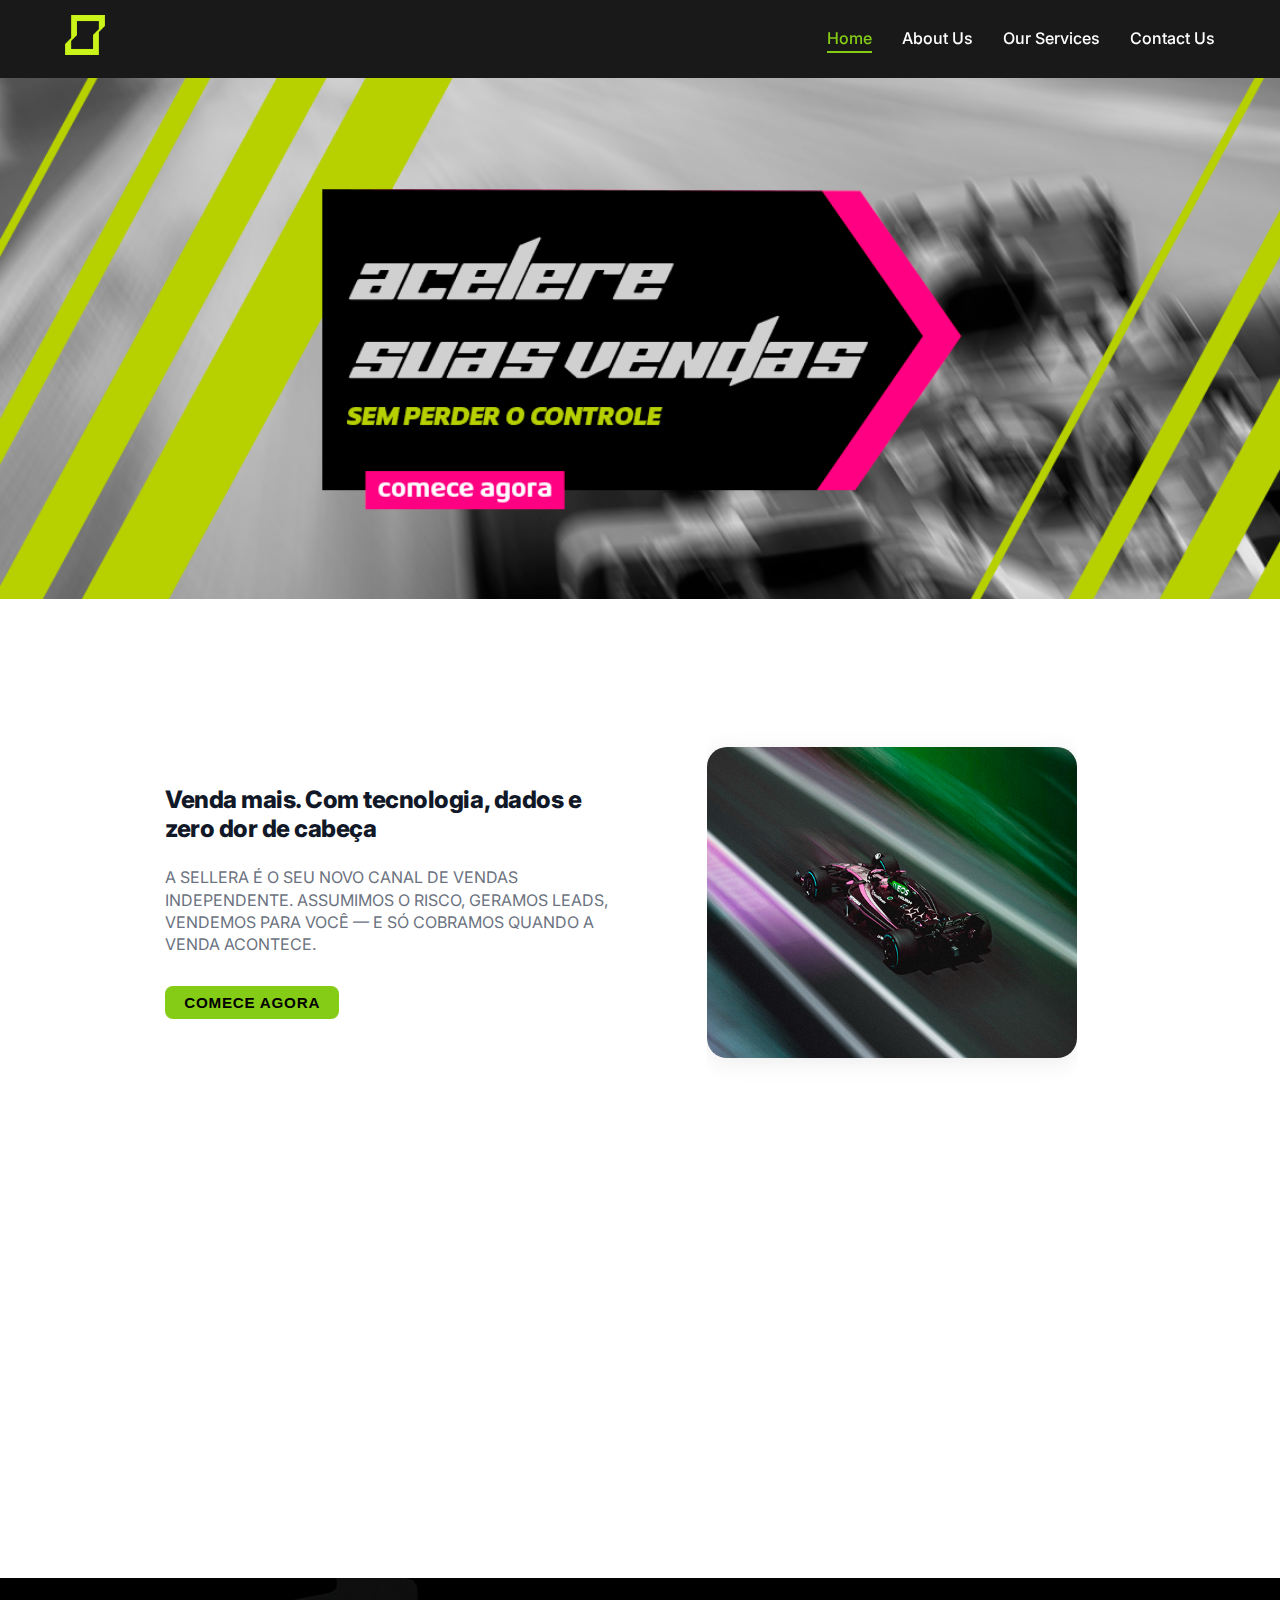
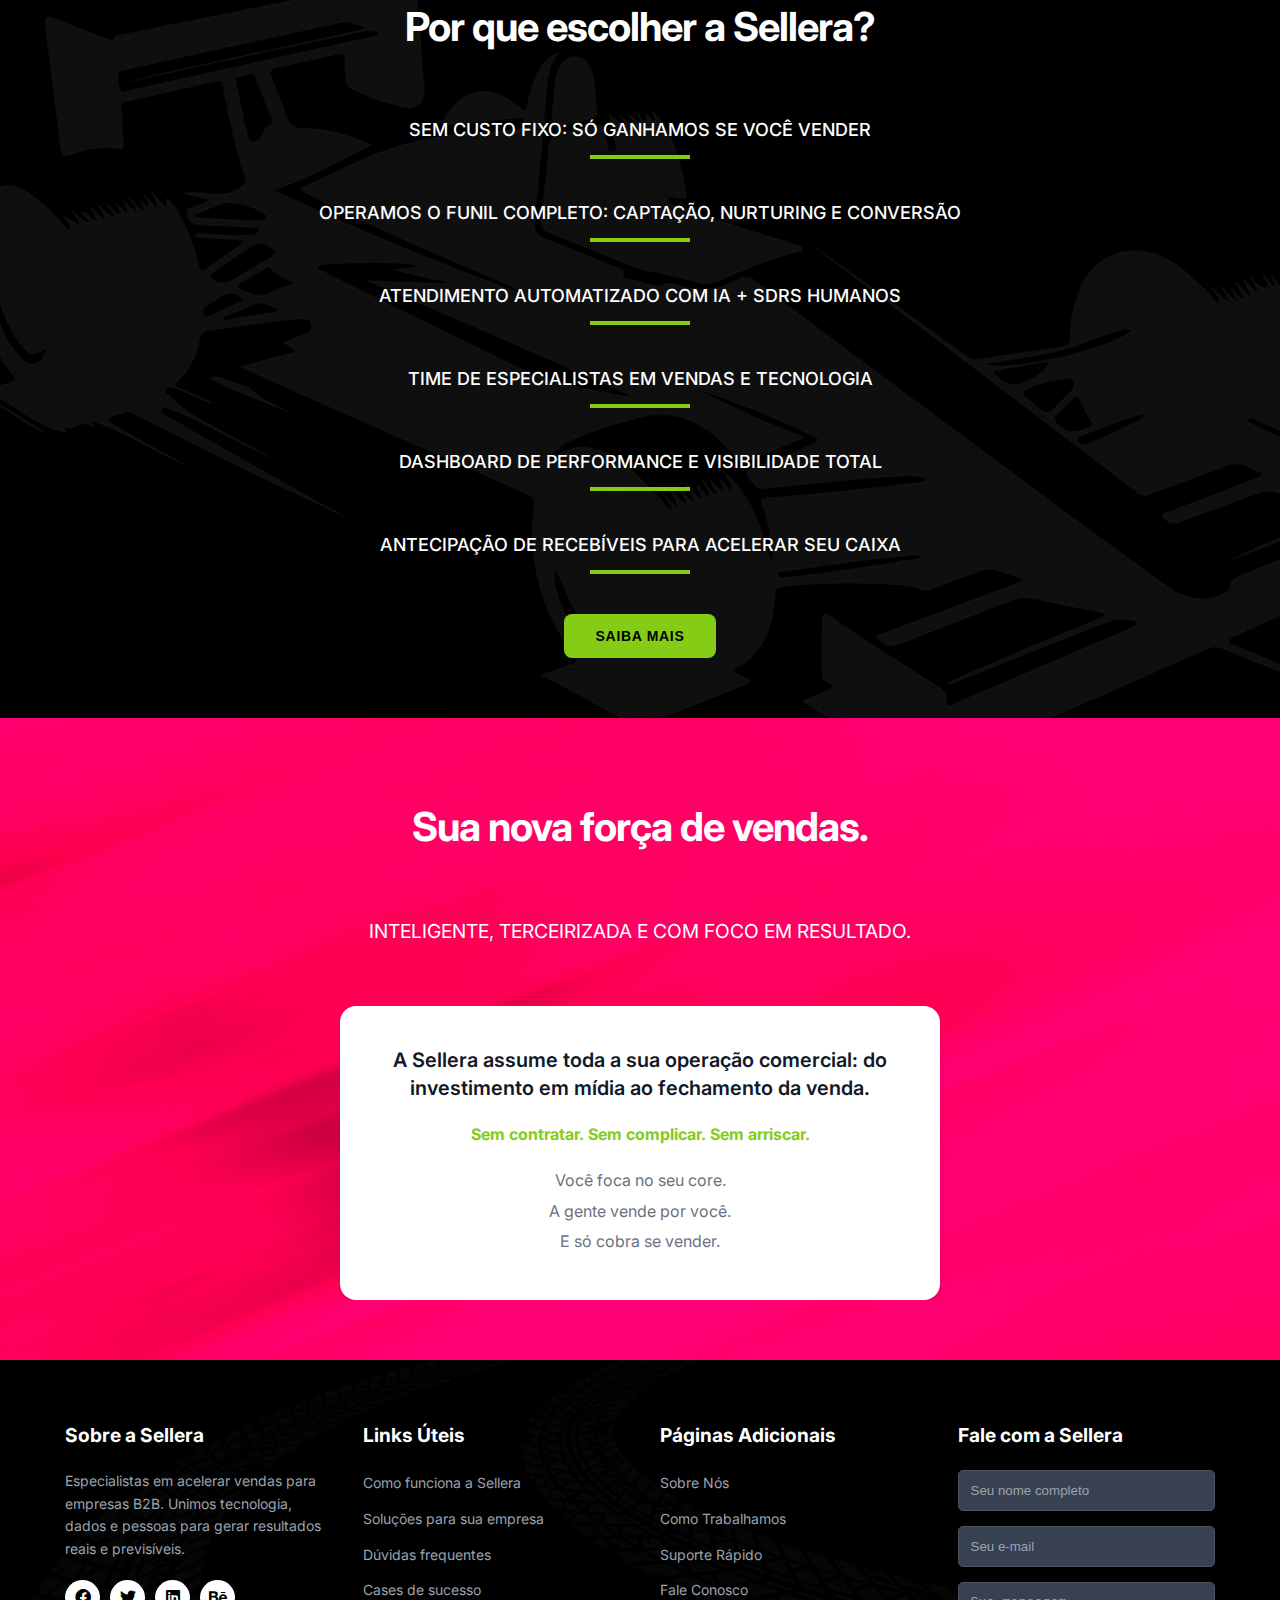
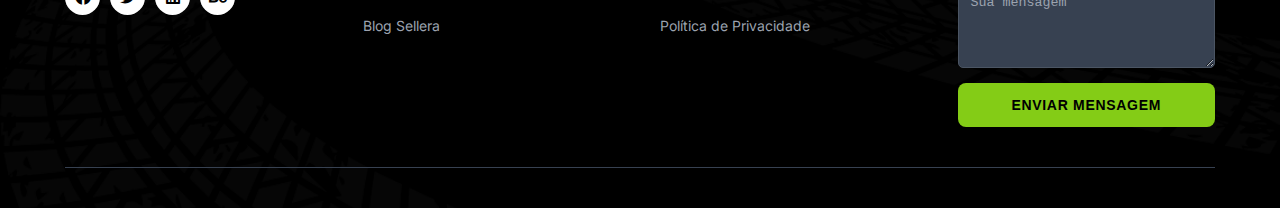
<file: index.html>
<!DOCTYPE html>
<html lang="pt-BR">
<head>
    <meta charset="UTF-8">
    <meta name="viewport" content="width=device-width, initial-scale=1.0, maximum-scale=1.0, user-scalable=no">
    <title>Sellera - Acelere suas vendas sem perder o controle</title>
    <link rel="preconnect" href="https://fonts.googleapis.com">
    <link rel="preconnect" href="https://fonts.gstatic.com" crossorigin>
    <link href="https://fonts.googleapis.com/css2?family=Inter:wght@300;400;500;600;700;800&display=swap" rel="stylesheet">
    <link rel="stylesheet" href="styles.css">
    <link href="https://cdnjs.cloudflare.com/ajax/libs/font-awesome/6.0.0/css/all.min.css" rel="stylesheet">
</head>
<body>
    <!-- Header -->
    <header class="header">
        <div class="container">
            <div class="nav-content">
                <div class="logo">
                    <a href="index.html"><img src="imgs/logo.png" alt="Logo Sellera" style="height:40px;"></a>
                </div>
                <ul class="nav-menu">
                    <li><a href="index.html" class="active">Home</a></li>
                    <li><a href="about.html">About Us</a></li>
                    <li><a href="services.html">Our Services</a></li>
                    <li><a href="contact.html">Contact Us</a></li>
                </ul>
                <div class="mobile-menu-toggle">
                    <span></span>
                    <span></span>
                    <span></span>
                </div>
            </div>
        </div>
    </header>

    <!-- Hero Section -->
    <section class="hero">
      <img src="imgs/HOMEheader.png" alt="Header Home" style="width:100%;height:auto;display:block;" />
    </section>

    <!-- Second Section -->
    <section class="section-white">
        <div class="container">
            <div class="grid-2">
                <div class="content-left fade-in-left">
                    <h2>Venda mais. Com tecnologia, dados e zero dor de cabeça</h2>
                    <p>A SELLERA É O SEU NOVO CANAL DE VENDAS INDEPENDENTE. ASSUMIMOS O RISCO, GERAMOS LEADS, VENDEMOS PARA VOCÊ — E SÓ COBRAMOS QUANDO A VENDA ACONTECE.</p>
                    <button class="btn btn-lime">COMECE AGORA</button>
                </div>
                <div class="content-right fade-in-right">
                    <div class="f1-container" style="background:none !important;">
                        <img src="imgs/homeimg1.png" alt="F1 Home Imagem 1" class="f1-image">
                    </div>
                </div>
            </div>
        </div>
    </section>

    <!-- Third Section -->
    <section class="section-white">
        <div class="container">
            <div class="grid-2">
                <div class="content-left fade-in-left">
                    <h2>CRM é difícil. Vender exige tempo. A Sellera resolve os dois.</h2>
                    <p>Não consegue escalar vendas? Falta equipe, leads não atendidos ou CRM complicado?</p>
                    <ul class="bullet-list">
                        <li>• Falta estrutura de vendas</li>
                        <li>• Leads sem atendimento</li>
                        <li>• CRM burocrático</li>
                    </ul>
                    <button class="btn btn-pink">SAIBA MAIS</button>
                </div>
                <div class="content-right fade-in-right">
                    <div class="geometric-box">
                        <img src="imgs/homeimg2.png" alt="Geometric Home Imagem 2" class="geometric-image" style="width:100%;height:auto;display:block;" />
                    </div>
                </div>
            </div>
        </div>
    </section>

    <!-- Home Imagem 3 (background) -->
    <section class="section-black" style="background-image:url('imgs/homeimage3.png');background-size:cover;background-position:center;">
      <div class="container">
        <div class="text-center">
          <h2>Por que escolher a Sellera?</h2>
          <div class="benefits-list">
            <div class="benefit-item">
              <p>SEM CUSTO FIXO: SÓ GANHAMOS SE VOCÊ VENDER</p>
              <div class="underline"></div>
            </div>
            <div class="benefit-item">
              <p>OPERAMOS O FUNIL COMPLETO: CAPTAÇÃO, NURTURING E CONVERSÃO</p>
              <div class="underline"></div>
            </div>
            <div class="benefit-item">
              <p>ATENDIMENTO AUTOMATIZADO COM IA + SDRS HUMANOS</p>
              <div class="underline"></div>
            </div>
            <div class="benefit-item">
              <p>TIME DE ESPECIALISTAS EM VENDAS E TECNOLOGIA</p>
              <div class="underline"></div>
            </div>
            <div class="benefit-item">
              <p>DASHBOARD DE PERFORMANCE E VISIBILIDADE TOTAL</p>
              <div class="underline"></div>
            </div>
            <div class="benefit-item">
              <p>ANTECIPAÇÃO DE RECEBÍVEIS PARA ACELERAR SEU CAIXA</p>
              <div class="underline"></div>
            </div>
            <button class="btn btn-lime">SAIBA MAIS</button>
          </div>

        </div>
      </div>
    </section>

    <!-- Home Imagem 4 (background) -->
    <section class="section-pink" style="background-image:url('imgs/homeimg4.png');background-size:cover;background-position:center;">
      <div class="container">
        <div class="text-center">
          <h2>Sua nova força de vendas.</h2>
          <p class="section-subtitle">INTELIGENTE, TERCEIRIZADA E COM FOCO EM RESULTADO.</p>
          
          <div class="card">
            <h3>A Sellera assume toda a sua operação comercial: do investimento em mídia ao fechamento da venda.</h3>
            <p class="card-highlight">Sem contratar. Sem complicar. Sem arriscar.</p>
            <div class="card-points">
              <p>Você foca no seu core.</p>
              <p>A gente vende por você.</p>
              <p>E só cobra se vender.</p>
            </div>
          </div>
        </div>
      </div>
    </section>

    <!-- Footer -->
    <footer class="footer">
        <div class="container">
            <div class="footer-grid">
                <div class="footer-column">
                    <h3>Sobre a Sellera</h3>
                    <p>Especialistas em acelerar vendas para empresas B2B. Unimos tecnologia, dados e pessoas para gerar resultados reais e previsíveis.</p>
                    <div class="social-icons">
                        <div class="social-icon"><i class="fab fa-facebook"></i></div>
                        <div class="social-icon"><i class="fab fa-twitter"></i></div>
                        <div class="social-icon"><i class="fab fa-linkedin"></i></div>
                        <div class="social-icon"><i class="fab fa-behance"></i></div>
                    </div>
                </div>
                
                <div class="footer-column">
                    <h3>Links Úteis</h3>
                    <ul class="footer-links">
                        <li><a href="#">Como funciona a Sellera</a></li>
                        <li><a href="#">Soluções para sua empresa</a></li>
                        <li><a href="#">Dúvidas frequentes</a></li>
                        <li><a href="#">Cases de sucesso</a></li>
                        <li><a href="#">Blog Sellera</a></li>
                    </ul>
                </div>
                
                <div class="footer-column">
                    <h3>Páginas Adicionais</h3>
                    <ul class="footer-links">
                        <li><a href="about.html">Sobre Nós</a></li>
                        <li><a href="#">Como Trabalhamos</a></li>
                        <li><a href="#">Suporte Rápido</a></li>
                        <li><a href="contact.html">Fale Conosco</a></li>
                        <li><a href="#">Política de Privacidade</a></li>
                    </ul>
                </div>
                
                <div class="footer-column">
                    <h3>Fale com a Sellera</h3>
                    <form class="contact-form" id="contactForm">
                        <input type="text" placeholder="Seu nome completo" required>
                        <input type="email" placeholder="Seu e-mail" required>
                        <textarea placeholder="Sua mensagem" rows="4" required></textarea>
                        <button type="submit" class="btn btn-lime">ENVIAR MENSAGEM</button>
                    </form>
                </div>
            </div>
            
            <div class="footer-bottom">
                <!-- Removido o copyright -->
            </div>
        </div>
    </footer>

    <script src="script.js"></script>
</body>
</html>
</file>
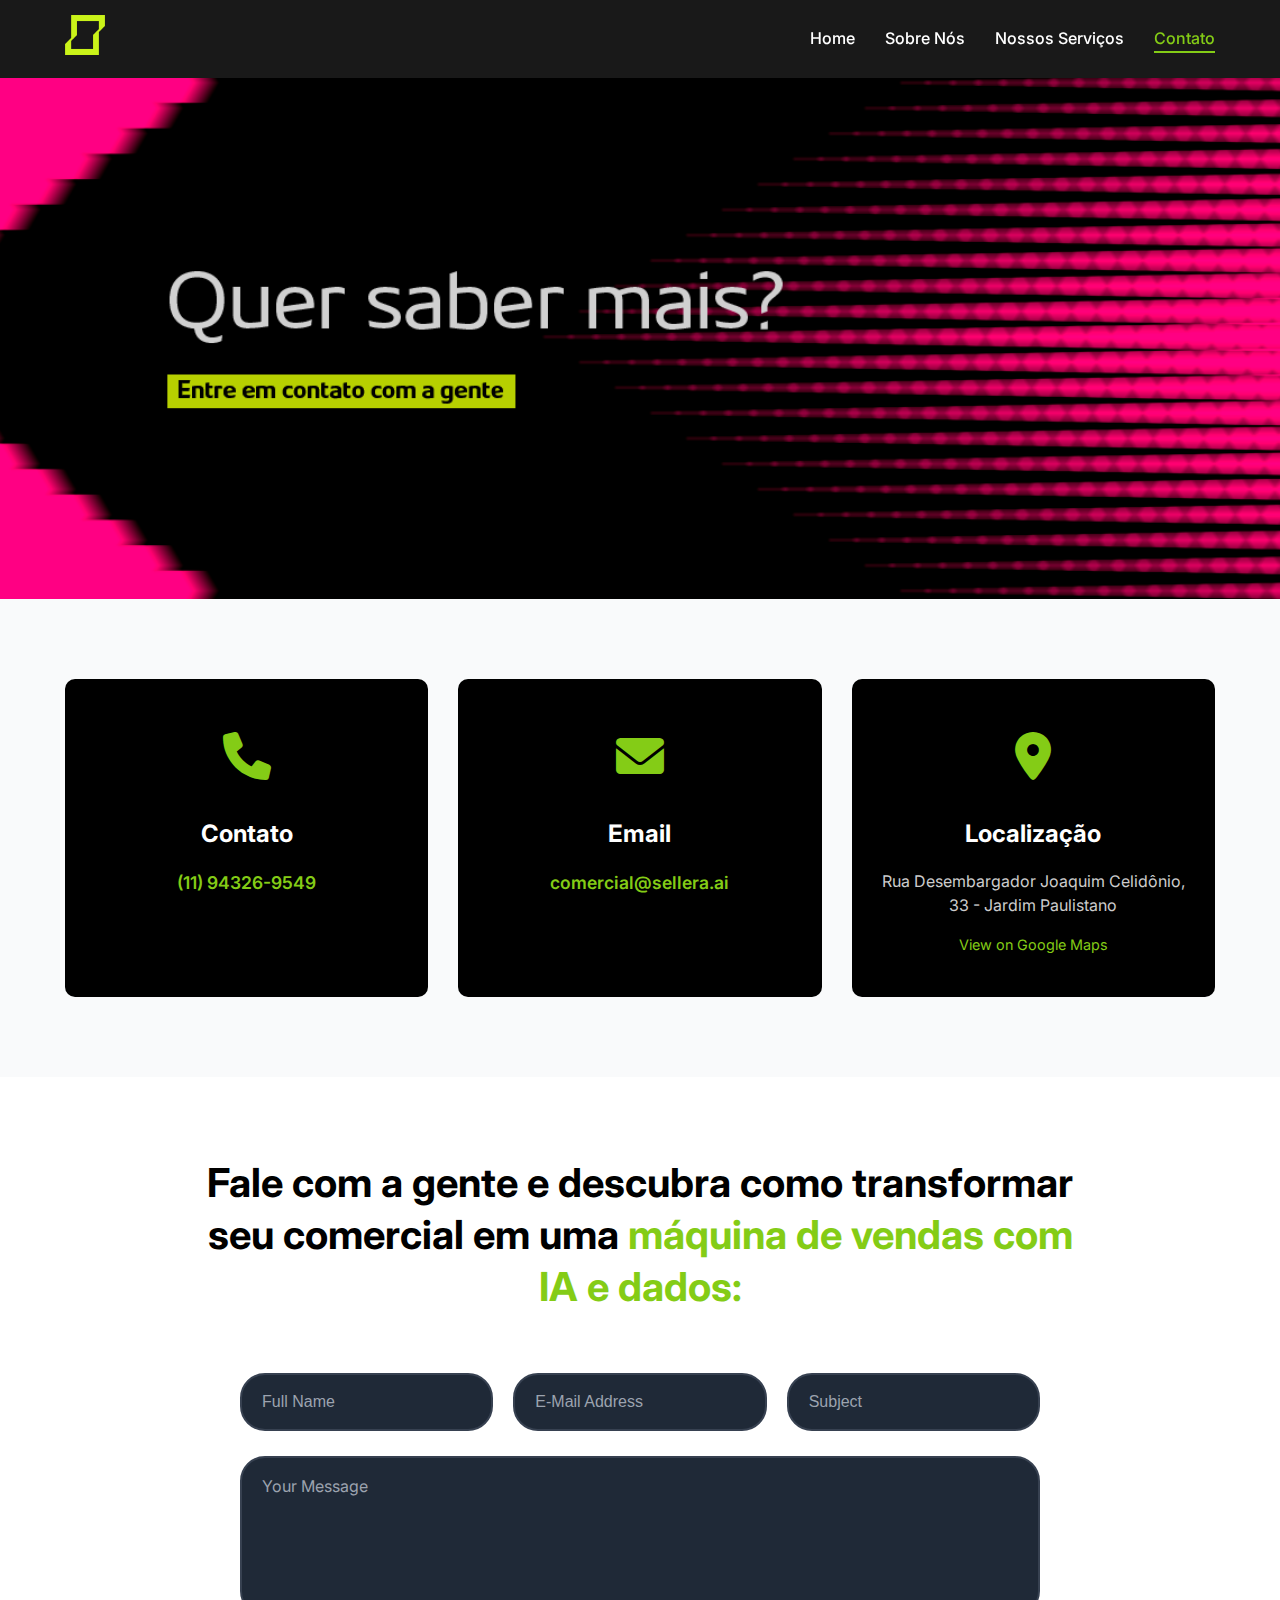
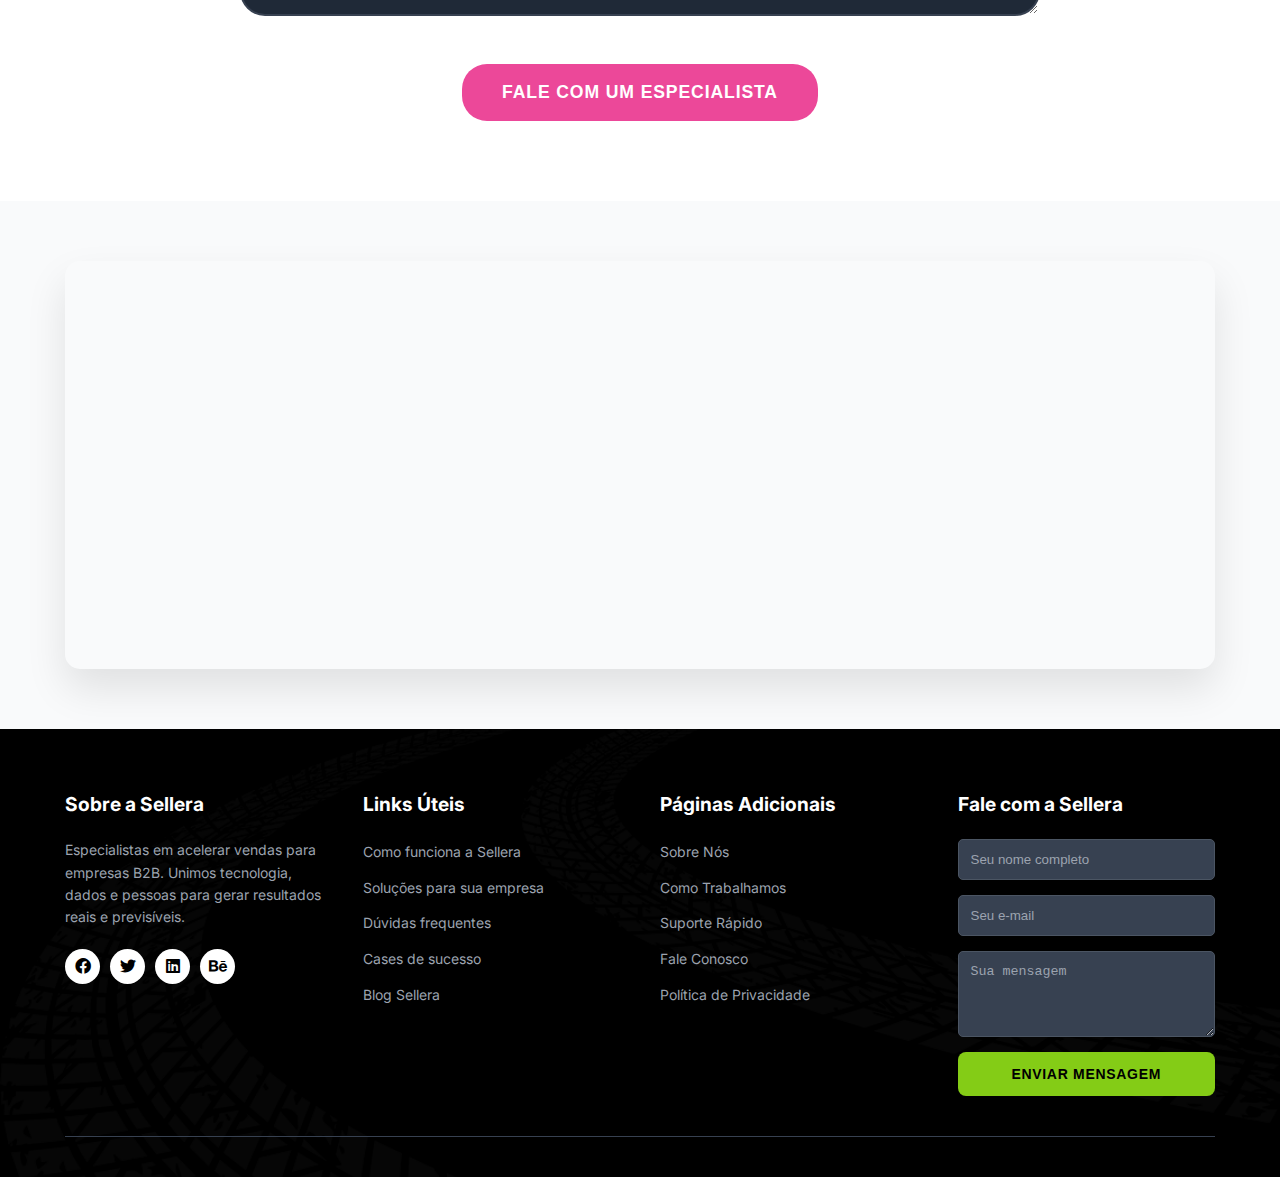
<file: contact.html>
<!DOCTYPE html>
<html lang="pt-BR">
<head>
    <meta charset="UTF-8">
    <meta name="viewport" content="width=device-width, initial-scale=1.0, maximum-scale=1.0, user-scalable=no">
    <title>Contato - Sellera | Entre em contato conosco</title>
    <link rel="preconnect" href="https://fonts.googleapis.com">
    <link rel="preconnect" href="https://fonts.gstatic.com" crossorigin>
    <link href="https://fonts.googleapis.com/css2?family=Inter:wght@300;400;500;600;700;800&display=swap" rel="stylesheet">
    <link rel="stylesheet" href="styles.css">
    <link rel="stylesheet" href="contact.css">
    <link href="https://cdnjs.cloudflare.com/ajax/libs/font-awesome/6.0.0/css/all.min.css" rel="stylesheet">
</head>
<body>
    <!-- Header -->
    <header class="header">
        <div class="container">
            <div class="nav-content">
                <div class="logo">
                    <a href="index.html"><img src="imgs/logo.png" alt="Logo Sellera" style="height:40px;"></a>
                </div>
                <ul class="nav-menu">
                    <li><a href="index.html">Home</a></li>
                    <li><a href="about.html">Sobre Nós</a></li>
                    <li><a href="services.html">Nossos Serviços</a></li>
                    <li><a href="contact.html" class="active">Contato</a></li>
                </ul>
                <div class="mobile-menu-toggle">
                    <span></span>
                    <span></span>
                    <span></span>
                </div>
            </div>
        </div>
    </header>

    <!-- Hero Section -->
    <section>
        <img src="imgs/CONTACTheader.png" alt="Header Contato" style="width:100%;height:auto;display:block;" />
    </section>

    <!-- Contact Info Cards -->
    <section class="contact-info">
        <div class="container">
            <div class="contact-cards">
                <div class="contact-card">
                    <div class="card-icon">
                        <i class="fas fa-phone"></i>
                    </div>
                    <h3>Contato</h3>
                    <a href="tel:+5511943269549" class="contact-link">(11) 94326-9549</a>
                </div>
                
                <div class="contact-card">
                    <div class="card-icon">
                        <i class="fas fa-envelope"></i>
                    </div>
                    <h3>Email</h3>
                    <a href="mailto:comercial@sellera.ai" class="contact-link">comercial@sellera.ai</a>
                </div>
                
                <div class="contact-card">
                    <div class="card-icon">
                        <i class="fas fa-map-marker-alt"></i>
                    </div>
                    <h3>Localização</h3>
                    <p class="address">Rua Desembargador Joaquim Celidônio, 33 - Jardim Paulistano</p>
                    <a href="https://maps.google.com/?q=Rua+Desembargador+Joaquim+Celidônio,+33+-+Jardim+Paulistano" target="_blank" class="maps-link">View on Google Maps</a>
                </div>
            </div>
        </div>
    </section>

    <!-- Contact Form Section -->
    <section class="contact-form-section">
        <div class="container">
            <div class="form-header">
                <h2>Fale com a gente e descubra como transformar seu comercial em uma <span class="highlight">máquina de vendas com IA e dados:</span></h2>
            </div>
            
            <form class="main-contact-form" id="mainContactForm">
                <div class="form-row">
                    <div class="form-group">
                        <input type="text" id="fullName" name="fullName" placeholder="Full Name" required>
                        <span class="error-message" id="fullNameError"></span>
                    </div>
                    <div class="form-group">
                        <input type="email" id="emailAddress" name="emailAddress" placeholder="E-Mail Address" required>
                        <span class="error-message" id="emailError"></span>
                    </div>
                    <div class="form-group">
                        <input type="text" id="subject" name="subject" placeholder="Subject" required>
                        <span class="error-message" id="subjectError"></span>
                    </div>
                </div>
                
                <div class="form-group full-width">
                    <textarea id="message" name="message" placeholder="Your Message" rows="6" required></textarea>
                    <span class="error-message" id="messageError"></span>
                </div>
                
                <div class="form-submit">
                    <button type="submit" class="btn btn-specialist">
                        <span class="btn-text">FALE COM UM ESPECIALISTA</span>
                        <span class="btn-loading">ENVIANDO...</span>
                    </button>
                </div>
            </form>
        </div>
    </section>

    <!-- Map Section -->
    <section class="map-section">
        <div class="container">
            <div class="map-container">
                <iframe 
                    src="https://www.google.com/maps?q=-23.57107570876871,-46.689533208399006&z=16&output=embed"
                    width="100%" 
                    height="400" 
                    style="border:0;" 
                    allowfullscreen="" 
                    loading="lazy" 
                    referrerpolicy="no-referrer-when-downgrade">
                </iframe>
            </div>
        </div>
    </section>

    <!-- Footer -->
    <footer class="footer">
        <div class="container">
            <div class="footer-grid">
                <div class="footer-column">
                    <h3>Sobre a Sellera</h3>
                    <p>Especialistas em acelerar vendas para empresas B2B. Unimos tecnologia, dados e pessoas para gerar resultados reais e previsíveis.</p>
                    <div class="social-icons">
                        <div class="social-icon"><i class="fab fa-facebook"></i></div>
                        <div class="social-icon"><i class="fab fa-twitter"></i></div>
                        <div class="social-icon"><i class="fab fa-linkedin"></i></div>
                        <div class="social-icon"><i class="fab fa-behance"></i></div>
                    </div>
                </div>
                
                <div class="footer-column">
                    <h3>Links Úteis</h3>
                    <ul class="footer-links">
                        <li><a href="#">Como funciona a Sellera</a></li>
                        <li><a href="#">Soluções para sua empresa</a></li>
                        <li><a href="#">Dúvidas frequentes</a></li>
                        <li><a href="#">Cases de sucesso</a></li>
                        <li><a href="#">Blog Sellera</a></li>
                    </ul>
                </div>
                
                <div class="footer-column">
                    <h3>Páginas Adicionais</h3>
                    <ul class="footer-links">
                        <li><a href="about.html">Sobre Nós</a></li>
                        <li><a href="#">Como Trabalhamos</a></li>
                        <li><a href="#">Suporte Rápido</a></li>
                        <li><a href="contact.html">Fale Conosco</a></li>
                        <li><a href="#">Política de Privacidade</a></li>
                    </ul>
                </div>
                
                <div class="footer-column">
                    <h3>Fale com a Sellera</h3>
                    <form class="contact-form" id="contactForm">
                        <input type="text" placeholder="Seu nome completo" required>
                        <input type="email" placeholder="Seu e-mail" required>
                        <textarea placeholder="Sua mensagem" rows="4" required></textarea>
                        <button type="submit" class="btn btn-lime">ENVIAR MENSAGEM</button>
                    </form>
                </div>
            </div>
            
            <div class="footer-bottom">
                <!-- Removido o copyright -->
            </div>
        </div>
    </footer>

    <script src="script.js"></script>
    <script src="contact.js"></script>
</body>
</html>
</file>
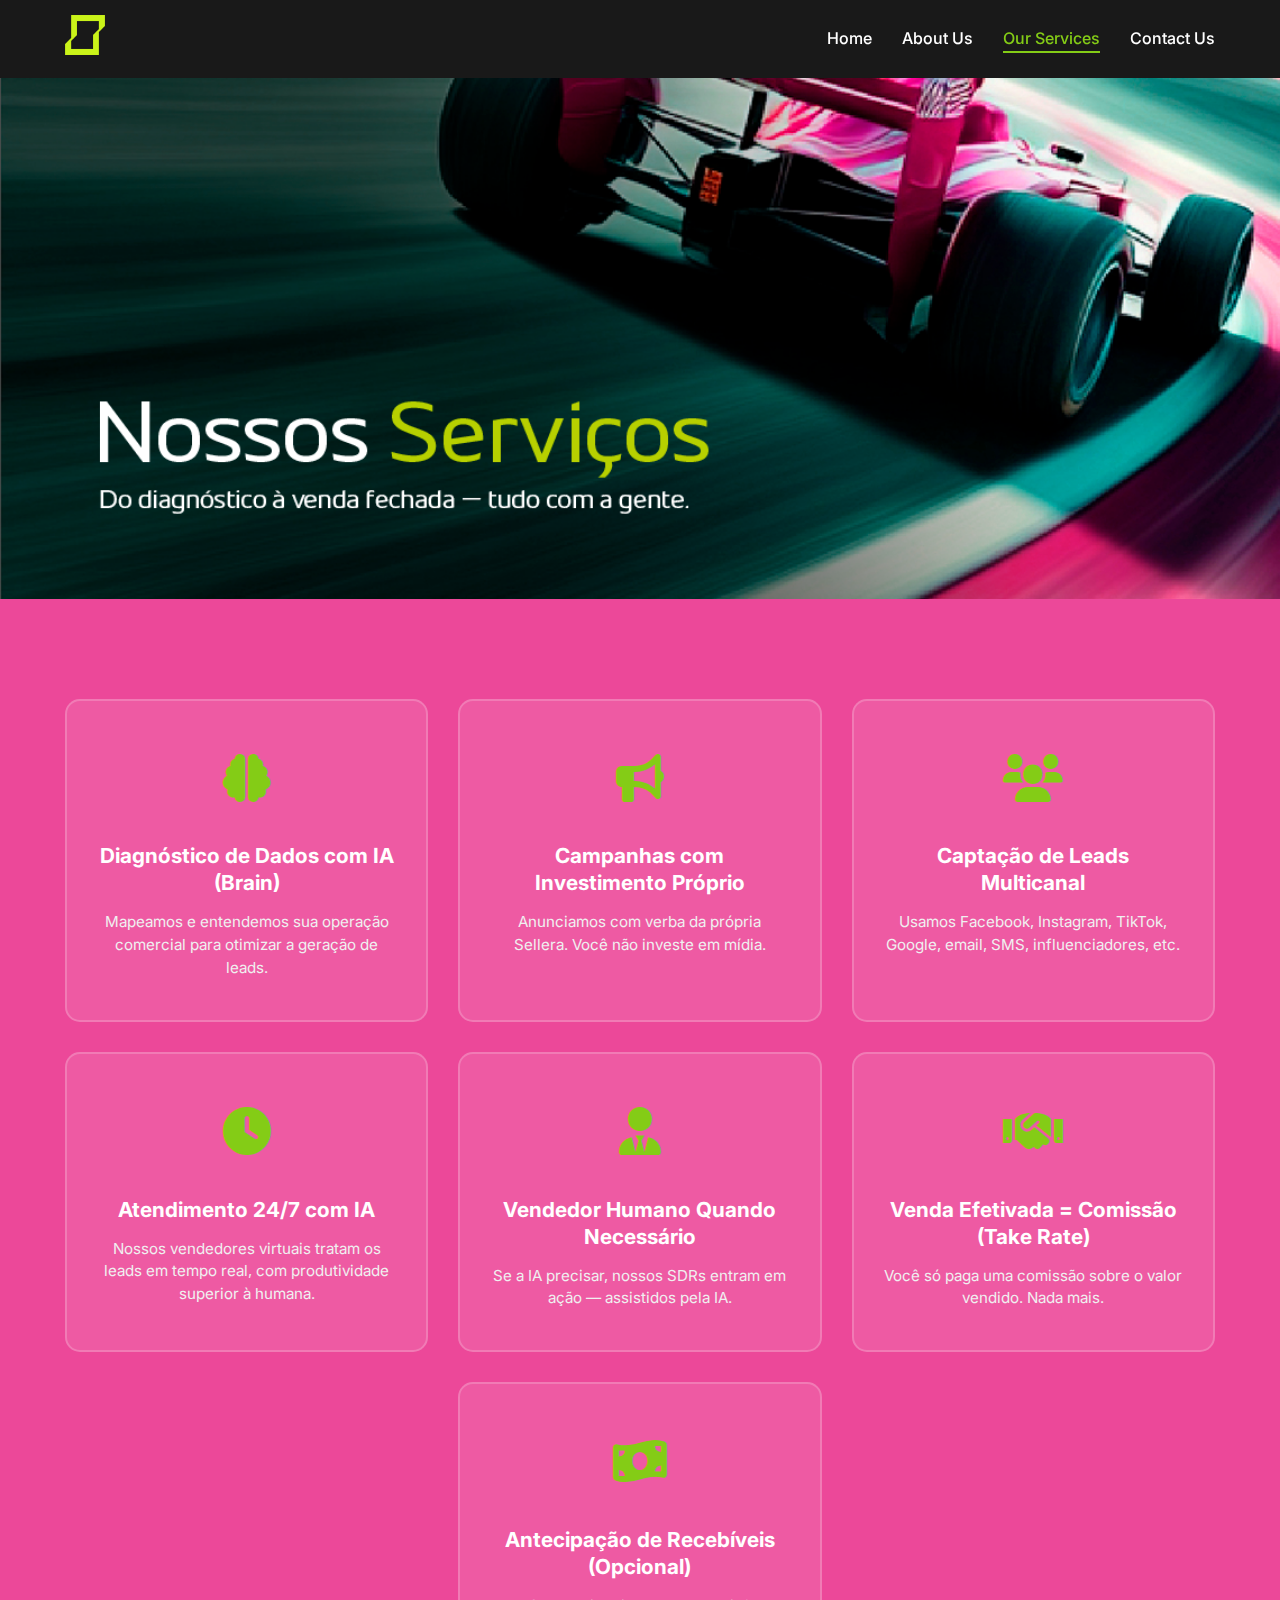
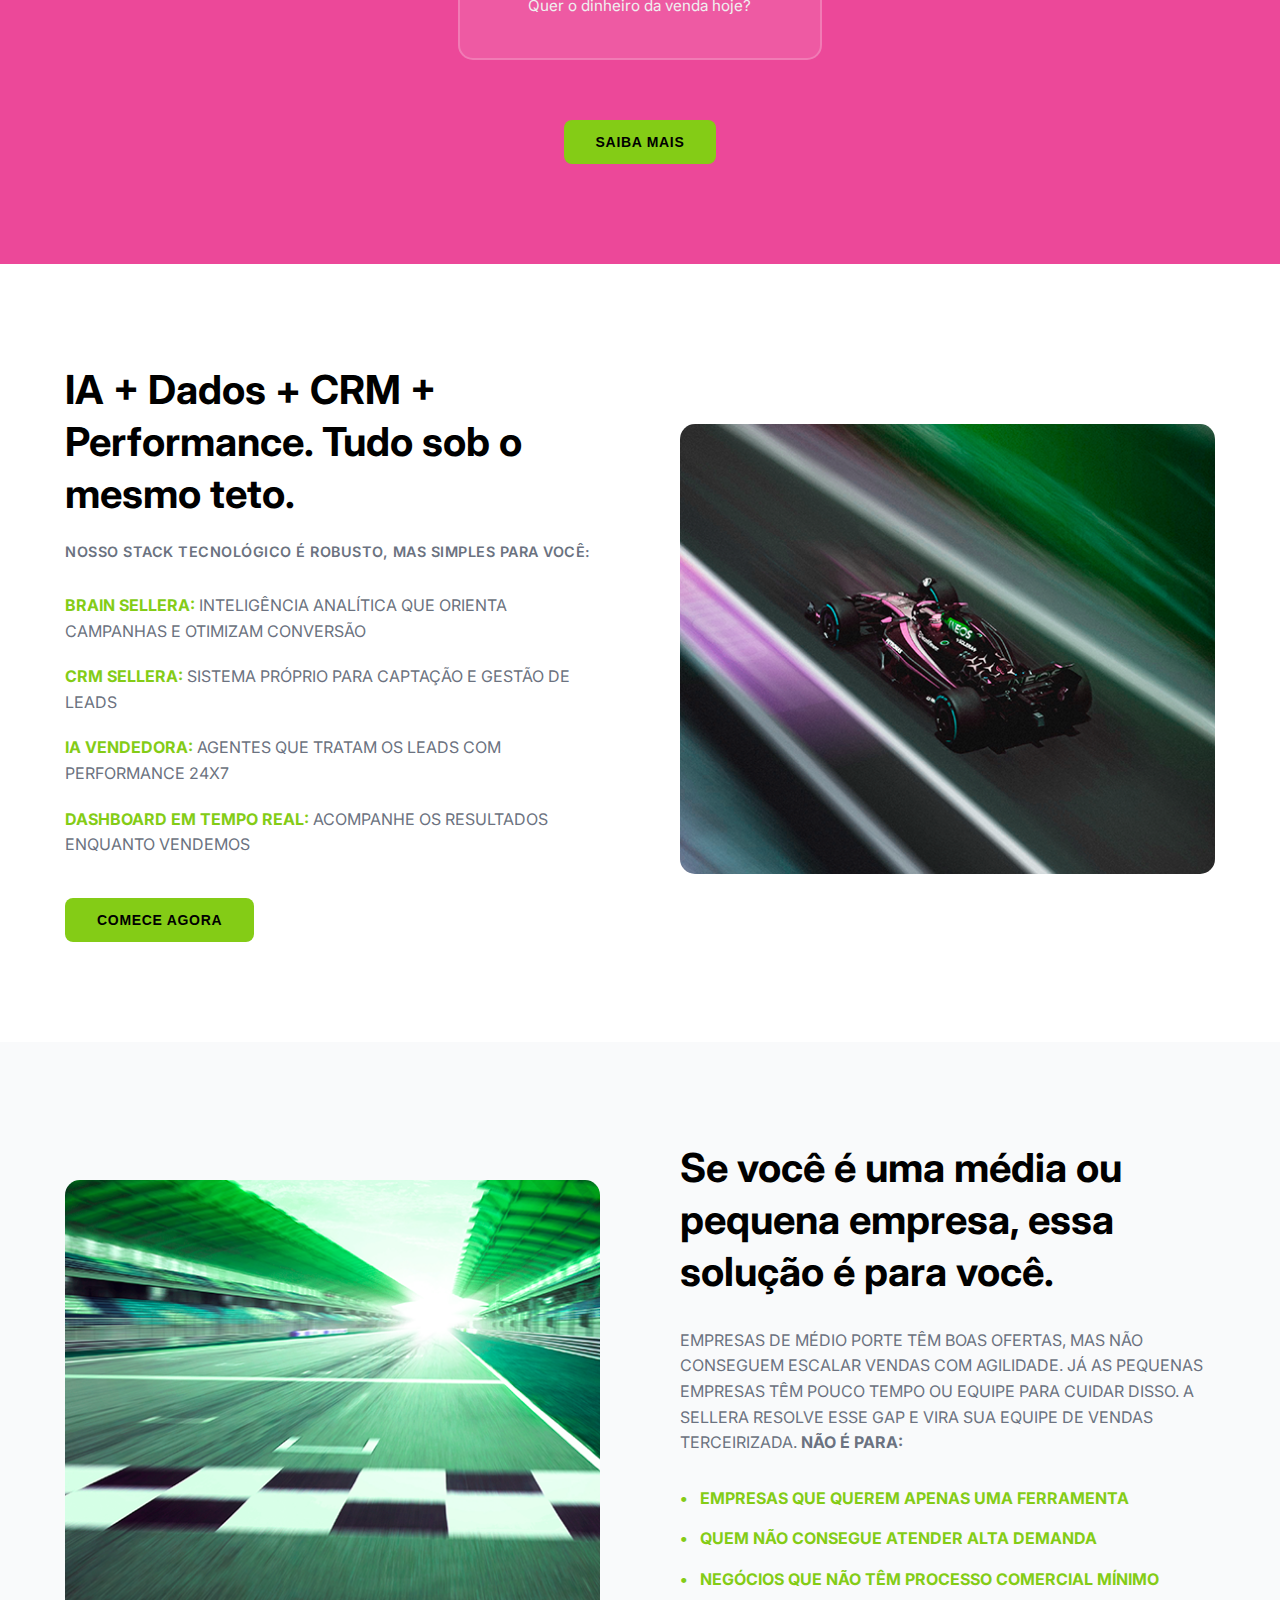
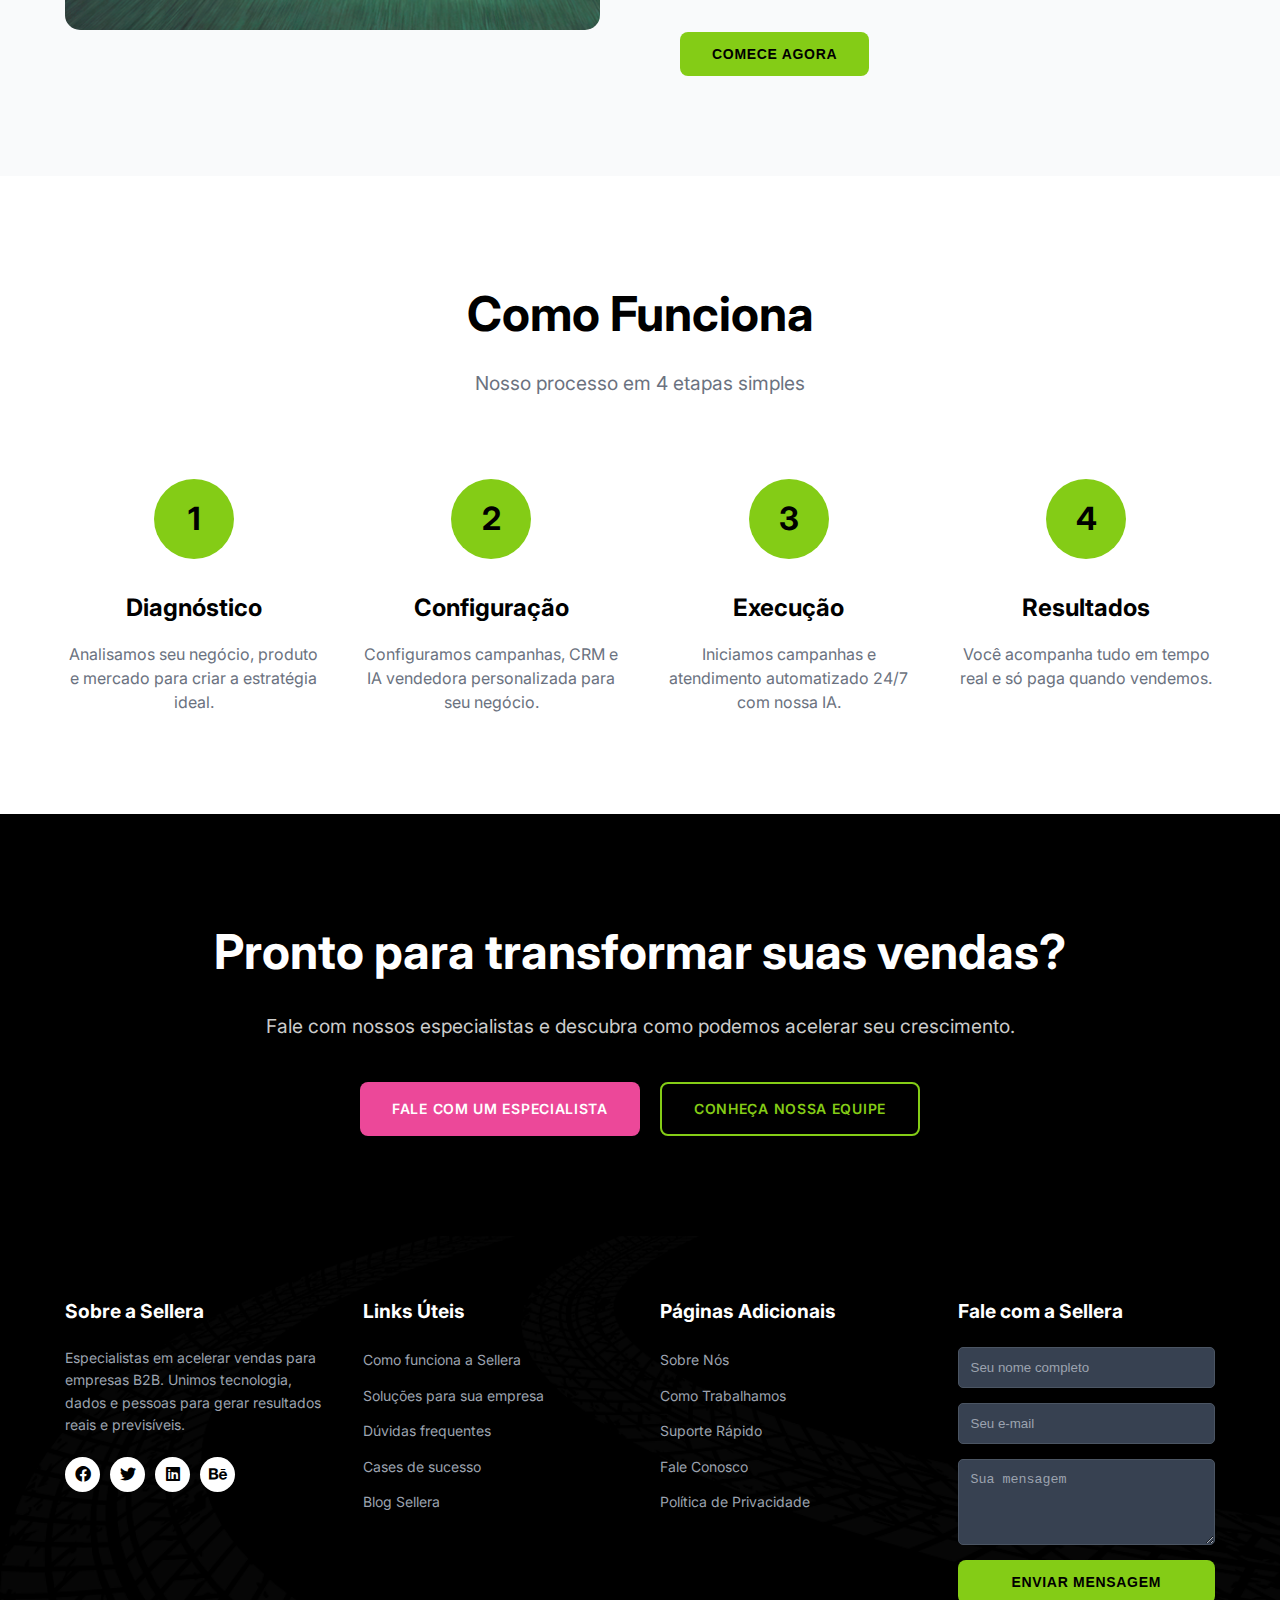
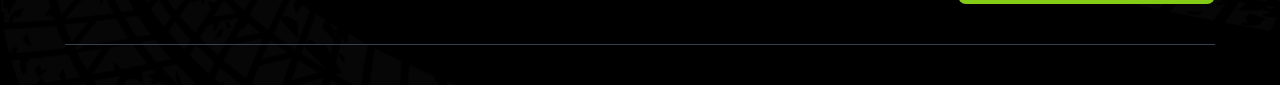
<file: services.html>
<!DOCTYPE html>
<html lang="pt-BR">
<head>
    <meta charset="UTF-8">
    <meta name="viewport" content="width=device-width, initial-scale=1.0, maximum-scale=1.0, user-scalable=no">
    <title>Nossos Serviços - Sellera | Do diagnóstico à venda fechada</title>
    <link rel="preconnect" href="https://fonts.googleapis.com">
    <link rel="preconnect" href="https://fonts.gstatic.com" crossorigin>
    <link href="https://fonts.googleapis.com/css2?family=Inter:wght@300;400;500;600;700;800&display=swap" rel="stylesheet">
    <link rel="stylesheet" href="styles.css">
    <link rel="stylesheet" href="services.css">
    <link href="https://cdnjs.cloudflare.com/ajax/libs/font-awesome/6.0.0/css/all.min.css" rel="stylesheet">
</head>
<body>
    <!-- Header -->
    <header class="header">
        <div class="container">
            <div class="nav-content">
                <div class="logo">
                    <a href="index.html"><img src="imgs/logo.png" alt="Logo Sellera" style="height:40px;"></a>
                </div>
                <ul class="nav-menu">
                    <li><a href="index.html">Home</a></li>
                    <li><a href="about.html">About Us</a></li>
                    <li><a href="services.html" class="active">Our Services</a></li>
                    <li><a href="contact.html">Contact Us</a></li>
                </ul>
                <div class="mobile-menu-toggle">
                    <span></span>
                    <span></span>
                    <span></span>
                </div>
            </div>
        </div>
    </header>

    <!-- Hero Section -->
    <section>
        <img src="imgs/SERVICESheader.png" alt="Header Services" style="width:100%;height:auto;display:block;" />
    </section>

    <!-- Services Grid Section -->
    <section class="services-grid-section">
        <div class="container">
            <div class="services-grid">
                <div class="service-card">
                    <div class="service-icon">
                        <i class="fas fa-brain"></i>
                    </div>
                    <h3>Diagnóstico de Dados com IA (Brain)</h3>
                    <p>Mapeamos e entendemos sua operação comercial para otimizar a geração de leads.</p>
                </div>

                <div class="service-card">
                    <div class="service-icon">
                        <i class="fas fa-bullhorn"></i>
                    </div>
                    <h3>Campanhas com Investimento Próprio</h3>
                    <p>Anunciamos com verba da própria Sellera. Você não investe em mídia.</p>
                </div>

                <div class="service-card">
                    <div class="service-icon">
                        <i class="fas fa-users"></i>
                    </div>
                    <h3>Captação de Leads Multicanal</h3>
                    <p>Usamos Facebook, Instagram, TikTok, Google, email, SMS, influenciadores, etc.</p>
                </div>

                <div class="service-card">
                    <div class="service-icon">
                        <i class="fas fa-clock"></i>
                    </div>
                    <h3>Atendimento 24/7 com IA</h3>
                    <p>Nossos vendedores virtuais tratam os leads em tempo real, com produtividade superior à humana.</p>
                </div>

                <div class="service-card">
                    <div class="service-icon">
                        <i class="fas fa-user-tie"></i>
                    </div>
                    <h3>Vendedor Humano Quando Necessário</h3>
                    <p>Se a IA precisar, nossos SDRs entram em ação — assistidos pela IA.</p>
                </div>

                <div class="service-card">
                    <div class="service-icon">
                        <i class="fas fa-handshake"></i>
                    </div>
                    <h3>Venda Efetivada = Comissão (Take Rate)</h3>
                    <p>Você só paga uma comissão sobre o valor vendido. Nada mais.</p>
                </div>

                <div class="service-card" style="grid-column: 2 / span 1;">
                    <div class="service-icon">
                        <i class="fas fa-money-bill-wave"></i>
                    </div>
                    <h3>Antecipação de Recebíveis (Opcional)</h3>
                    <p>Quer o dinheiro da venda hoje?</p>
                </div>
            </div>
            
            <div class="services-cta">
                <button class="btn btn-lime">SAIBA MAIS</button>
            </div>
        </div>
    </section>

    <!-- Technology Stack Section -->
    <section class="tech-stack-section">
        <div class="container">
            <div class="tech-grid">
                <div class="tech-content">
                    <h2>IA + Dados + CRM + Performance. Tudo sob o mesmo teto.</h2>
                    <p class="tech-subtitle">NOSSO STACK TECNOLÓGICO É ROBUSTO, MAS SIMPLES PARA VOCÊ:</p>
                    
                    <ul class="tech-list">
                        <li>
                            <span class="tech-highlight">BRAIN SELLERA:</span> 
                            INTELIGÊNCIA ANALÍTICA QUE ORIENTA CAMPANHAS E OTIMIZAM CONVERSÃO
                        </li>
                        <li>
                            <span class="tech-highlight">CRM SELLERA:</span> 
                            SISTEMA PRÓPRIO PARA CAPTAÇÃO E GESTÃO DE LEADS
                        </li>
                        <li>
                            <span class="tech-highlight">IA VENDEDORA:</span> 
                            AGENTES QUE TRATAM OS LEADS COM PERFORMANCE 24X7
                        </li>
                        <li>
                            <span class="tech-highlight">DASHBOARD EM TEMPO REAL:</span> 
                            ACOMPANHE OS RESULTADOS ENQUANTO VENDEMOS
                        </li>
                    </ul>
                    
                    <button class="btn btn-lime">COMECE AGORA</button>
                </div>
                <div class="tech-visual">
                    <img src="imgs/homeimg1.png" alt="Home Imagem 1" class="tech-image">
                </div>
            </div>
        </div>
    </section>

    <!-- Target Audience Section -->
    <section class="target-section">
        <div class="container">
            <div class="target-grid">
                <div class="target-visual">
                    <img src="imgs/finishingline.png" alt="Linha de Chegada" class="target-image">
                </div>
                <div class="target-content">
                    <h2>Se você é uma média ou pequena empresa, essa solução é para você.</h2>
                    <p>EMPRESAS DE MÉDIO PORTE TÊM BOAS OFERTAS, MAS NÃO CONSEGUEM ESCALAR VENDAS COM AGILIDADE. JÁ AS PEQUENAS EMPRESAS TÊM POUCO TEMPO OU EQUIPE PARA CUIDAR DISSO. A SELLERA RESOLVE ESSE GAP E VIRA SUA EQUIPE DE VENDAS TERCEIRIZADA. <strong>NÃO É PARA:</strong></p>
                    
                    <ul class="target-list">
                        <li><span class="target-highlight">EMPRESAS QUE QUEREM APENAS UMA FERRAMENTA</span></li>
                        <li><span class="target-highlight">QUEM NÃO CONSEGUE ATENDER ALTA DEMANDA</span></li>
                        <li><span class="target-highlight">NEGÓCIOS QUE NÃO TÊM PROCESSO COMERCIAL MÍNIMO</span></li>
                    </ul>
                    
                    <button class="btn btn-lime">COMECE AGORA</button>
                </div>
            </div>
        </div>
    </section>

    <!-- Process Section -->
    <section class="process-section">
        <div class="container">
            <div class="process-header">
                <h2>Como Funciona</h2>
                <p>Nosso processo em 4 etapas simples</p>
            </div>
            
            <div class="process-steps">
                <div class="process-step">
                    <div class="step-number">1</div>
                    <div class="step-content">
                        <h3>Diagnóstico</h3>
                        <p>Analisamos seu negócio, produto e mercado para criar a estratégia ideal.</p>
                    </div>
                </div>
                
                <div class="process-step">
                    <div class="step-number">2</div>
                    <div class="step-content">
                        <h3>Configuração</h3>
                        <p>Configuramos campanhas, CRM e IA vendedora personalizada para seu negócio.</p>
                    </div>
                </div>
                
                <div class="process-step">
                    <div class="step-number">3</div>
                    <div class="step-content">
                        <h3>Execução</h3>
                        <p>Iniciamos campanhas e atendimento automatizado 24/7 com nossa IA.</p>
                    </div>
                </div>
                
                <div class="process-step">
                    <div class="step-number">4</div>
                    <div class="step-content">
                        <h3>Resultados</h3>
                        <p>Você acompanha tudo em tempo real e só paga quando vendemos.</p>
                    </div>
                </div>
            </div>
        </div>
    </section>

    <!-- CTA Section -->
    <section class="final-cta">
        <div class="container">
            <div class="cta-content">
                <h2>Pronto para transformar suas vendas?</h2>
                <p>Fale com nossos especialistas e descubra como podemos acelerar seu crescimento.</p>
                <div class="cta-buttons">
                    <a href="contact.html" class="btn btn-pink">FALE COM UM ESPECIALISTA</a>
                    <a href="about.html" class="btn btn-outline">CONHEÇA NOSSA EQUIPE</a>
                </div>
            </div>
        </div>
    </section>

    <!-- Footer -->
    <footer class="footer">
        <div class="container">
            <div class="footer-grid">
                <div class="footer-column">
                    <h3>Sobre a Sellera</h3>
                    <p>Especialistas em acelerar vendas para empresas B2B. Unimos tecnologia, dados e pessoas para gerar resultados reais e previsíveis.</p>
                    <div class="social-icons">
                        <div class="social-icon"><i class="fab fa-facebook"></i></div>
                        <div class="social-icon"><i class="fab fa-twitter"></i></div>
                        <div class="social-icon"><i class="fab fa-linkedin"></i></div>
                        <div class="social-icon"><i class="fab fa-behance"></i></div>
                    </div>
                </div>
                
                <div class="footer-column">
                    <h3>Links Úteis</h3>
                    <ul class="footer-links">
                        <li><a href="#">Como funciona a Sellera</a></li>
                        <li><a href="#">Soluções para sua empresa</a></li>
                        <li><a href="#">Dúvidas frequentes</a></li>
                        <li><a href="#">Cases de sucesso</a></li>
                        <li><a href="#">Blog Sellera</a></li>
                    </ul>
                </div>
                
                <div class="footer-column">
                    <h3>Páginas Adicionais</h3>
                    <ul class="footer-links">
                        <li><a href="about.html">Sobre Nós</a></li>
                        <li><a href="#">Como Trabalhamos</a></li>
                        <li><a href="#">Suporte Rápido</a></li>
                        <li><a href="contact.html">Fale Conosco</a></li>
                        <li><a href="#">Política de Privacidade</a></li>
                    </ul>
                </div>
                
                <div class="footer-column">
                    <h3>Fale com a Sellera</h3>
                    <form class="contact-form" id="contactForm">
                        <input type="text" placeholder="Seu nome completo" required>
                        <input type="email" placeholder="Seu e-mail" required>
                        <textarea placeholder="Sua mensagem" rows="4" required></textarea>
                        <button type="submit" class="btn btn-lime">ENVIAR MENSAGEM</button>
                    </form>
                </div>
            </div>
            
            <div class="footer-bottom">
                <!-- Removido o copyright -->
            </div>
        </div>
    </footer>

    <script src="script.js"></script>
</body>
</html>
</file>
<file: contact.css>
/* Contact Page Specific Styles */

/* Navigation */
.navigation {
  background: rgba(0, 0, 0, 0.9);
  padding: 15px 0;
  position: sticky;
  top: 0;
  z-index: 1000;
}

.nav-content {
  display: flex;
  justify-content: space-between;
  align-items: center;
}

.logo h2 {
  color: #84cc16;
  font-size: 1.8rem;
  font-weight: bold;
}

.nav-menu {
  display: flex;
  list-style: none;
  gap: 30px;
}

.nav-menu a {
  color: #fff;
  text-decoration: none;
  font-weight: 500;
  transition: color 0.3s;
  position: relative;
}

.nav-menu a:hover,
.nav-menu a.active {
  color: #84cc16;
}

.nav-menu a.active::after {
  content: "";
  position: absolute;
  bottom: -5px;
  left: 0;
  width: 100%;
  height: 2px;
  background: #84cc16;
}

.mobile-menu-toggle {
  display: none;
  flex-direction: column;
  cursor: pointer;
}

.mobile-menu-toggle span {
  width: 25px;
  height: 3px;
  background: #fff;
  margin: 3px 0;
  transition: 0.3s;
}

/* Contact Hero */
.contact-hero {
  background: linear-gradient(135deg, #000 0%, #ec4899 100%);
  min-height: 400px;
  position: relative;
  display: flex;
  align-items: center;
  overflow: hidden;
}

.hero-bg-pattern {
  position: absolute;
  top: 0;
  right: 0;
  width: 60%;
  height: 100%;
  background: repeating-linear-gradient(
    90deg,
    transparent,
    transparent 2px,
    rgba(0, 0, 0, 0.3) 2px,
    rgba(0, 0, 0, 0.3) 4px
  );
  transform: skewX(-15deg);
  transform-origin: top right;
}

.contact-hero .hero-content {
  position: relative;
  z-index: 10;
}

.contact-hero h1 {
  font-size: 4rem;
  font-weight: bold;
  color: #fff;
  margin-bottom: 30px;
  line-height: 1.2;
}

.hero-cta {
  display: inline-block;
  background: #84cc16;
  color: #000;
  padding: 15px 30px;
  font-weight: bold;
  font-size: 1.1rem;
}

/* Contact Info Cards */
.contact-info {
  padding: 80px 0;
  background: #f9fafb;
}

.contact-cards {
  display: grid;
  grid-template-columns: repeat(3, 1fr);
  gap: 30px;
}

.contact-card {
  background: #000;
  color: #fff;
  padding: 40px 30px;
  text-align: center;
  border-radius: 10px;
  transition: transform 0.3s ease;
}

.contact-card:hover {
  transform: translateY(-10px);
}

.card-icon {
  font-size: 3rem;
  color: #84cc16;
  margin-bottom: 20px;
}

.contact-card h3 {
  font-size: 1.5rem;
  margin-bottom: 15px;
  font-weight: bold;
}

.contact-link {
  color: #84cc16;
  text-decoration: none;
  font-size: 1.1rem;
  font-weight: 600;
  transition: color 0.3s;
}

.contact-link:hover {
  color: #65a30d;
}

.address {
  color: #ccc;
  margin-bottom: 15px;
  line-height: 1.5;
}

.maps-link {
  color: #84cc16;
  text-decoration: none;
  font-size: 0.9rem;
  transition: color 0.3s;
}

.maps-link:hover {
  color: #65a30d;
}

/* Contact Form Section */
.contact-form-section {
  padding: 80px 0;
  background: #fff;
}

.form-header {
  text-align: center;
  margin-bottom: 60px;
}

.form-header h2 {
  font-size: 2.5rem;
  color: #000;
  line-height: 1.3;
  max-width: 900px;
  margin: 0 auto;
}

.form-header .highlight {
  color: #84cc16;
}

.main-contact-form {
  max-width: 800px;
  margin: 0 auto;
}

.form-row {
  display: grid;
  grid-template-columns: repeat(3, 1fr);
  gap: 20px;
  margin-bottom: 20px;
}

.form-group {
  position: relative;
}

.form-group.full-width {
  grid-column: 1 / -1;
}

.form-group input,
.form-group textarea {
  width: 100%;
  padding: 18px 20px;
  background: #1f2937;
  border: 2px solid #374151;
  border-radius: 25px;
  color: #fff;
  font-size: 16px;
  transition: all 0.3s ease;
}

.form-group textarea {
  resize: vertical;
  min-height: 120px;
  font-family: inherit;
}

.form-group input::placeholder,
.form-group textarea::placeholder {
  color: #9ca3af;
}

.form-group input:focus,
.form-group textarea:focus {
  outline: none;
  border-color: #84cc16;
  box-shadow: 0 0 0 3px rgba(132, 204, 22, 0.1);
}

.error-message {
  color: #ef4444;
  font-size: 14px;
  margin-top: 5px;
  display: block;
  opacity: 0;
  transition: opacity 0.3s;
}

.error-message.show {
  opacity: 1;
}

.form-submit {
  text-align: center;
  margin-top: 40px;
}

.btn-specialist {
  background: #ec4899;
  color: #fff;
  padding: 18px 40px;
  border: none;
  border-radius: 25px;
  font-size: 1.1rem;
  font-weight: bold;
  cursor: pointer;
  transition: all 0.3s ease;
  position: relative;
  overflow: hidden;
}

.btn-specialist:hover {
  background: #db2777;
  transform: translateY(-2px);
  box-shadow: 0 10px 25px rgba(236, 72, 153, 0.3);
}

.btn-specialist:disabled {
  opacity: 0.7;
  cursor: not-allowed;
  transform: none;
}

.btn-loading {
  display: none;
}

.btn-specialist.loading .btn-text {
  display: none;
}

.btn-specialist.loading .btn-loading {
  display: inline;
}

/* Map Section */
.map-section {
  padding: 60px 0;
  background: #f9fafb;
}

.map-container {
  border-radius: 15px;
  overflow: hidden;
  box-shadow: 0 20px 40px rgba(0, 0, 0, 0.1);
}

.map-container iframe {
  width: 100%;
  height: 400px;
  border: none;
}

/* Partners Section */
.partners-section {
  padding: 60px 0;
  background: #fff;
}

.partners-grid {
  display: grid;
  grid-template-columns: repeat(4, 1fr);
  gap: 40px;
  align-items: center;
}

.partner-logo {
  text-align: center;
  opacity: 0.6;
  transition: opacity 0.3s;
}

.partner-logo:hover {
  opacity: 1;
}

.logo-placeholder {
  display: flex;
  flex-direction: column;
  align-items: center;
  gap: 10px;
  color: #6b7280;
}

.logo-placeholder i {
  font-size: 2rem;
}

.logo-placeholder span {
  font-weight: bold;
  font-size: 0.9rem;
}

/* Success/Error Messages */
.form-message {
  padding: 15px 20px;
  border-radius: 8px;
  margin-bottom: 20px;
  text-align: center;
  font-weight: 500;
}

.form-message.success {
  background: #dcfce7;
  color: #166534;
  border: 1px solid #bbf7d0;
}

.form-message.error {
  background: #fef2f2;
  color: #dc2626;
  border: 1px solid #fecaca;
}

/* Responsive Design */
@media (max-width: 768px) {
  .mobile-menu-toggle {
    display: flex;
  }

  .nav-menu {
    display: none;
  }

  .contact-hero h1 {
    font-size: 2.5rem;
  }

  .contact-cards {
    grid-template-columns: 1fr;
    gap: 20px;
  }

  .form-row {
    grid-template-columns: 1fr;
    gap: 15px;
  }

  .form-header h2 {
    font-size: 2rem;
  }

  .partners-grid {
    grid-template-columns: repeat(2, 1fr);
    gap: 30px;
  }
}

@media (max-width: 480px) {
  .contact-hero h1 {
    font-size: 2rem;
  }

  .form-header h2 {
    font-size: 1.5rem;
  }

  .contact-card {
    padding: 30px 20px;
  }

  .partners-grid {
    grid-template-columns: 1fr;
  }
}
</file>
<file: services.css>
/* Services Page Specific Styles */

/* Navigation */
.navigation {
  background: rgba(0, 0, 0, 0.9);
  padding: 15px 0;
  position: sticky;
  top: 0;
  z-index: 1000;
}

.nav-content {
  display: flex;
  justify-content: space-between;
  align-items: center;
}

.logo h2 {
  color: #84cc16;
  font-size: 1.8rem;
  font-weight: bold;
}

.nav-menu {
  display: flex;
  list-style: none;
  gap: 30px;
}

.nav-menu a {
  color: #fff;
  text-decoration: none;
  font-weight: 500;
  transition: color 0.3s;
  position: relative;
}

.nav-menu a:hover,
.nav-menu a.active {
  color: #84cc16;
}

.nav-menu a.active::after {
  content: "";
  position: absolute;
  bottom: -5px;
  left: 0;
  width: 100%;
  height: 2px;
  background: #84cc16;
}

.mobile-menu-toggle {
  display: none;
  flex-direction: column;
  cursor: pointer;
}

.mobile-menu-toggle span {
  width: 25px;
  height: 3px;
  background: #fff;
  margin: 3px 0;
  transition: 0.3s;
}

/* Services Hero */
.services-hero {
  position: relative;
  min-height: 500px;
  display: flex;
  align-items: center;
  overflow: hidden;
}

.hero-bg-image {
  position: absolute;
  top: 0;
  left: 0;
  width: 100%;
  height: 100%;
}

.hero-image {
  width: 100%;
  height: 100%;
  object-fit: cover;
}

.hero-overlay {
  position: absolute;
  top: 0;
  left: 0;
  width: 100%;
  height: 100%;
  background: linear-gradient(135deg, rgba(0, 0, 0, 0.8), rgba(236, 72, 153, 0.3));
}

.services-hero .hero-content {
  position: relative;
  z-index: 10;
  color: #fff;
}

.services-hero h1 {
  font-size: 4rem;
  font-weight: bold;
  margin-bottom: 20px;
  line-height: 1.2;
}

.services-hero .highlight {
  color: #84cc16;
}

.services-hero p {
  font-size: 1.3rem;
  color: #ccc;
}

/* Services Grid */
.services-grid-section {
  padding: 100px 0;
  background: #ec4899;
}

.services-grid {
  display: grid;
  grid-template-columns: repeat(3, 1fr);
  gap: 30px;
  margin-bottom: 60px;
}

.service-card {
  background: rgba(255, 255, 255, 0.1);
  border: 2px solid rgba(255, 255, 255, 0.2);
  border-radius: 15px;
  padding: 40px 30px;
  text-align: center;
  color: #fff;
  transition: all 0.3s ease;
}

.service-card:hover {
  background: rgba(255, 255, 255, 0.2);
  transform: translateY(-10px);
}

.service-icon {
  font-size: 3rem;
  color: #84cc16;
  margin-bottom: 25px;
}

.service-card h3 {
  font-size: 1.3rem;
  font-weight: bold;
  margin-bottom: 15px;
  line-height: 1.3;
}

.service-card p {
  color: #f0f0f0;
  line-height: 1.5;
  font-size: 0.95rem;
}

.services-cta {
  text-align: center;
}

/* Technology Stack */
.tech-stack-section {
  padding: 100px 0;
  background: #fff;
}

.tech-grid {
  display: grid;
  grid-template-columns: 1fr 1fr;
  gap: 80px;
  align-items: center;
}

.tech-content h2 {
  font-size: 2.5rem;
  font-weight: bold;
  color: #000;
  margin-bottom: 20px;
  line-height: 1.3;
}

.tech-subtitle {
  color: #6b7280;
  font-size: 0.9rem;
  font-weight: 600;
  margin-bottom: 30px;
  letter-spacing: 0.5px;
}

.tech-list {
  list-style: none;
  margin-bottom: 40px;
}

.tech-list li {
  margin-bottom: 20px;
  color: #6b7280;
  line-height: 1.6;
}

.tech-highlight {
  color: #84cc16;
  font-weight: bold;
}

.tech-visual {
  text-align: center;
}

.tech-image {
  width: 100%;
  height: auto;
  border-radius: 15px;
}

/* Target Audience */
.target-section {
  padding: 100px 0;
  background: #f9fafb;
}

.target-grid {
  display: grid;
  grid-template-columns: 1fr 1fr;
  gap: 80px;
  align-items: center;
}

.target-visual {
  text-align: center;
}

.target-image {
  width: 100%;
  height: auto;
  border-radius: 15px;
}

.target-content h2 {
  font-size: 2.5rem;
  font-weight: bold;
  color: #000;
  margin-bottom: 30px;
  line-height: 1.3;
}

.target-content p {
  color: #6b7280;
  line-height: 1.6;
  margin-bottom: 30px;
}

.target-list {
  list-style: none;
  margin-bottom: 40px;
}

.target-list li {
  margin-bottom: 15px;
  color: #6b7280;
  position: relative;
  padding-left: 20px;
}

.target-list li::before {
  content: "•";
  color: #84cc16;
  font-weight: bold;
  position: absolute;
  left: 0;
}

.target-highlight {
  color: #84cc16;
  font-weight: bold;
}

/* Process Section */
.process-section {
  padding: 100px 0;
  background: #fff;
}

.process-header {
  text-align: center;
  margin-bottom: 80px;
}

.process-header h2 {
  font-size: 3rem;
  font-weight: bold;
  color: #000;
  margin-bottom: 15px;
}

.process-header p {
  color: #6b7280;
  font-size: 1.2rem;
}

.process-steps {
  display: grid;
  grid-template-columns: repeat(4, 1fr);
  gap: 40px;
}

.process-step {
  text-align: center;
  position: relative;
}

.step-number {
  width: 80px;
  height: 80px;
  background: #84cc16;
  border-radius: 50%;
  display: flex;
  align-items: center;
  justify-content: center;
  font-size: 2rem;
  font-weight: bold;
  color: #000;
  margin: 0 auto 30px;
}

.step-content h3 {
  font-size: 1.5rem;
  font-weight: bold;
  color: #000;
  margin-bottom: 15px;
}

.step-content p {
  color: #6b7280;
  line-height: 1.5;
}

/* Final CTA */
.final-cta {
  padding: 100px 0;
  background: #000;
  color: #fff;
  text-align: center;
}

.cta-content h2 {
  font-size: 3rem;
  font-weight: bold;
  margin-bottom: 20px;
}

.cta-content p {
  font-size: 1.2rem;
  color: #ccc;
  margin-bottom: 40px;
}

.cta-buttons {
  display: flex;
  gap: 20px;
  justify-content: center;
}

.btn-outline {
  background: transparent;
  color: #84cc16;
  border: 2px solid #84cc16;
}

.btn-outline:hover {
  background: #84cc16;
  color: #000;
}

/* Responsive Design */
@media (max-width: 768px) {
  .mobile-menu-toggle {
    display: flex;
  }

  .nav-menu {
    display: none;
  }

  .services-hero h1 {
    font-size: 2.5rem;
  }

  .services-grid {
    grid-template-columns: 1fr;
    gap: 20px;
  }

  .tech-grid,
  .target-grid {
    grid-template-columns: 1fr;
    gap: 40px;
  }

  .process-steps {
    grid-template-columns: 1fr;
    gap: 30px;
  }

  .cta-buttons {
    flex-direction: column;
    align-items: center;
  }
}

@media (max-width: 480px) {
  .services-hero h1 {
    font-size: 2rem;
  }

  .tech-content h2,
  .target-content h2 {
    font-size: 2rem;
  }

  .process-header h2,
  .cta-content h2 {
    font-size: 2rem;
  }

  .service-card {
    padding: 30px 20px;
  }
}
</file>
<file: styles.css>
/* Reset e Base */
* {
  margin: 0;
  padding: 0;
  box-sizing: border-box;
}

body {
  font-family: 'Inter', -apple-system, BlinkMacSystemFont, 'Segoe UI', Roboto, Oxygen, Ubuntu, Cantarell, sans-serif;
  line-height: 1.6;
  color: #1f2937;
  font-weight: 400;
  -webkit-font-smoothing: antialiased;
  -moz-osx-font-smoothing: grayscale;
}

.container {
  max-width: 1200px;
  margin: 0 auto;
  padding: 0 25px;
}

/* Header */
.header {
  background: rgba(0, 0, 0, 0.9);
  padding: 15px 0;
  position: sticky;
  top: 0;
  z-index: 1000;
}

.nav-content {
  display: flex;
  justify-content: space-between;
  align-items: center;
}

.logo h2 {
  color: #84cc16;
  font-size: 1.8rem;
  font-weight: bold;
}

.nav-menu {
  display: flex;
  list-style: none;
  gap: 30px;
}

.nav-menu a {
  color: #fff;
  text-decoration: none;
  font-weight: 500;
  transition: color 0.3s;
  position: relative;
}

.nav-menu a:hover,
.nav-menu a.active {
  color: #84cc16;
}

.nav-menu a.active::after {
  content: "";
  position: absolute;
  bottom: -5px;
  left: 0;
  width: 100%;
  height: 2px;
  background: #84cc16;
}

.mobile-menu-toggle {
  display: none;
  flex-direction: column;
  cursor: pointer;
}

.mobile-menu-toggle span {
  width: 25px;
  height: 3px;
  background: #fff;
  margin: 3px 0;
  transition: 0.3s;
}

/* Hero Section */
.hero {
  position: relative;
  min-height: 600px;
  overflow: hidden;
}

.hero img {
  width: 100%;
  height: auto;
  display: block;
}

.hero-bg {
  position: absolute;
  top: 0;
  left: 0;
  width: 100%;
  height: 100%;
}

.geometric-pattern {
  position: absolute;
  top: 0;
  left: 0;
  width: 100%;
  height: 100%;
}

.geometric-pattern::before,
.geometric-pattern::after {
  content: "";
  position: absolute;
  top: 0;
  height: 100%;
  width: 120px;
  transform: skewX(-12deg);
}

.geometric-pattern::before {
  left: -20px;
  background: #84cc16;
}

.geometric-pattern::after {
  left: 60px;
  background: #d1d5db;
}

.hero-content {
  position: relative;
  z-index: 10;
  padding: 80px 0;
}

.hero-box {
  background: #000;
  color: #fff;
  padding: 40px;
  max-width: 600px;
  position: relative;
}

.hero-arrow {
  position: absolute;
  top: 0;
  right: 0;
  width: 0;
  height: 0;
  border-left: 60px solid transparent;
  border-top: 60px solid #ec4899;
}

.hero-title {
  font-size: 4rem;
  font-weight: bold;
  margin-bottom: 20px;
  line-height: 1;
}

.hero-subtitle {
  color: #d1d5db;
}

.hero-tagline {
  color: #84cc16;
  font-size: 1.2rem;
  font-weight: bold;
  margin-bottom: 30px;
}

.hero-car {
  position: absolute;
  right: 0;
  top: 50%;
  transform: translateY(-50%);
  opacity: 0.2;
}

.car-blur {
  width: 400px;
  height: 400px;
  background: rgba(0, 0, 0, 0.3);
  filter: blur(10px);
  border-radius: 50%;
}

/* Buttons */
.btn {
  padding: 0.875rem 2rem;
  border: none;
  font-weight: 600;
  text-transform: uppercase;
  cursor: pointer;
  transition: all 0.2s ease;
  font-size: 0.875rem;
  letter-spacing: 0.05em;
  border-radius: 0.5rem;
  display: inline-flex;
  align-items: center;
  justify-content: center;
  text-decoration: none;
}

.btn:hover {
  transform: translateY(-1px);
  box-shadow: 0 4px 12px rgba(0, 0, 0, 0.15);
}

.btn-primary {
  background: #ec4899;
  color: #fff;
}

.btn-lime {
  background: #84cc16;
  color: #000;
}

.btn-pink {
  background: #ec4899;
  color: #fff;
}

/* Sections */
.section-white {
  background: #fff;
}

.section-black {
  background: #000;
  color: #fff;
}

.section-pink {
  background: #ec4899;
  color: #fff;
  display: flex;
  align-items: center;
  padding: 60px 0;
}

.section-pink .container {
  display: flex;
  align-items: center;
  justify-content: center;
  width: 100%;
}

.section-pink .text-center {
  display: flex;
  flex-direction: column;
  align-items: center;
  justify-content: center;
  width: 100%;
}

.grid-2 {
  display: grid;
  grid-template-columns: 1fr 1fr;
  gap: 3.5rem;
  align-items: center;
  max-width: 950px;
  margin: 0 auto;
  padding: 2.5rem 0;
}

.content-left {
  display: flex;
  flex-direction: column;
  align-items: flex-start;
  justify-content: center;
  height: 100%;
}

.content-left h2 {
  font-size: 2.5rem;
  font-weight: 800;
  margin-bottom: 1.5rem;
  color: #111827;
  line-height: 1.15;
  letter-spacing: -0.02em;
}

.content-left p {
  color: #6b7280;
  margin-bottom: 2rem;
  line-height: 1.7;
  font-size: 1.125rem;
  font-weight: 400;
}

.content-right {
  display: flex;
  align-items: center;
  justify-content: center;
}

.content-right img,
.f1-container img,
.geometric-box img {
  max-width: 370px;
  width: 100%;
  height: auto;
  border-radius: 1.25rem;
  box-shadow: 0 4px 24px 0 rgba(0,0,0,0.08);
  background: #fff;
  display: block;
}

.bullet-list {
  list-style: none;
  margin-bottom: 30px;
}

.bullet-list li {
  color: #6b7280;
  margin-bottom: 10px;
}

.highlight-text {
  margin-bottom: 30px;
}

.highlight-text p {
  font-size: 1.2rem;
  font-weight: bold;
  color: #000;
}

/* F1 Car Container */
.f1-container {
  aspect-ratio: 1;
  background: linear-gradient(135deg, #10b981, #059669);
  border-radius: 1rem;
  display: flex;
  align-items: center;
  justify-content: center;
  position: relative;
  overflow: hidden;
  max-width: 400px;
  margin: 0 auto;
}

.f1-car {
  width: 250px;
  height: 120px;
  background: rgba(236, 72, 153, 0.8);
  border-radius: 10px;
}

/* Geometric Box */
.geometric-box {
  aspect-ratio: 1;
  background: none;
  position: relative;
  overflow: hidden;
  max-width: 400px;
  margin: 0 auto;
}

.geometric-stripes {
  position: absolute;
  top: 0;
  left: 0;
  width: 100%;
  height: 100%;
}

.geometric-stripes::before,
.geometric-stripes::after {
  content: "";
  position: absolute;
  top: 0;
  height: 100%;
  width: 60px;
  transform: skewX(-12deg);
}

.geometric-stripes::before {
  left: 0;
  background: #65a30d;
}

.geometric-stripes::after {
  left: 40px;
  background: #84cc16;
}

.number-logo {
  position: absolute;
  top: 50%;
  left: 50%;
  transform: translate(-50%, -50%);
}

.number-bg {
  width: 120px;
  height: 120px;
  background: #000;
  display: flex;
  align-items: center;
  justify-content: center;
}

.number-bg span {
  font-size: 3rem;
  font-weight: bold;
  color: #84cc16;
}

/* Benefits Section */
.text-center {
  text-align: center;
  overflow: hidden;
}

.text-center .btn {
  max-width: 100%;
  width: auto;
  white-space: nowrap;
  overflow: hidden;
  text-overflow: ellipsis;
}

.text-center h2 {
  font-size: 2.5rem;
  font-weight: 700;
  margin-bottom: 2.5rem;
  line-height: 1.2;
  letter-spacing: -0.025em;
  color: #fff;
  padding: 25px;
}

.benefits-list {
  max-width: 800px;
  margin: 0 auto 60px;
}

.benefit-item {
  margin-bottom: 40px;
}

.benefit-item p {
  font-size: 1.125rem;
  margin-bottom: 0.75rem;
  font-weight: 500;
  color: #fff;
  line-height: 1.5;
}

.underline {
  width: 100px;
  height: 4px;
  background: #84cc16;
  margin: 0 auto;
}

/* Card */
.card {
  background: #fff;
  color: #000;
  padding: 2.5rem;
  border-radius: 1rem;
  max-width: 600px;
  margin: 0 auto;
  box-shadow: 0 4px 6px -1px rgba(0, 0, 0, 0.1), 0 2px 4px -1px rgba(0, 0, 0, 0.06);
}

.card h3 {
  font-size: 1.25rem;
  font-weight: 600;
  margin-bottom: 1.25rem;
  line-height: 1.4;
  color: #111827;
}

.card-highlight {
  color: #84cc16;
  font-weight: bold;
  margin-bottom: 20px;
}

.card-points p {
  color: #6b7280;
  margin-bottom: 5px;
}

.section-subtitle {
  font-size: 1.2rem;
  margin-bottom: 60px;
}

/* Footer */
.footer {
  background: #000;
  background-image: url('imgs/homeimg5.png');
  background-size: cover;
  background-position: center;
  background-repeat: no-repeat;
  color: #fff;
  padding: 60px 0 20px;
  position: relative;
}

.footer::before {
  content: '';
  position: absolute;
  top: 0;
  left: 0;
  right: 0;
  bottom: 0;
  background: rgba(0, 0, 0, 0.7);
  z-index: 1;
}

.footer .container {
  position: relative;
  z-index: 2;
}

.footer-grid {
  display: grid;
  grid-template-columns: repeat(4, 1fr);
  gap: 40px;
  margin-bottom: 40px;
}

.footer-column h3 {
  font-size: 1.2rem;
  margin-bottom: 20px;
}

.footer-column p {
  color: #9ca3af;
  font-size: 14px;
  line-height: 1.6;
  margin-bottom: 20px;
}

.social-icons {
  display: flex;
  gap: 10px;
}

.social-icon {
  width: 35px;
  height: 35px;
  background: #fff;
  border-radius: 50%;
  display: flex;
  align-items: center;
  justify-content: center;
  cursor: pointer;
  transition: background 0.3s;
}

.social-icon:hover {
  background: #84cc16;
}

.social-icon i {
  color: #000;
}

.footer-links {
  list-style: none;
}

.footer-links li {
  margin-bottom: 10px;
}

.footer-links a {
  color: #9ca3af;
  text-decoration: none;
  font-size: 14px;
  transition: color 0.3s;
}

.footer-links a:hover {
  color: #84cc16;
}

.contact-form {
  display: flex;
  flex-direction: column;
  gap: 15px;
}

.contact-form input,
.contact-form textarea {
  padding: 12px;
  background: #374151;
  border: 1px solid #4b5563;
  color: #fff;
  border-radius: 5px;
}

.contact-form input::placeholder,
.contact-form textarea::placeholder {
  color: #9ca3af;
}

.contact-form input:focus,
.contact-form textarea:focus {
  outline: none;
  border-color: #84cc16;
}

.footer-bottom {
  border-top: 1px solid #374151;
  padding-top: 20px;
  text-align: center;
}

.footer-bottom p {
  color: #9ca3af;
  font-size: 14px;
}

/* Animations */
.fade-in-left {
  opacity: 0;
  transform: translateX(-50px);
  transition: all 0.8s ease;
}

.fade-in-right {
  opacity: 0;
  transform: translateX(50px);
  transition: all 0.8s ease;
}

.fade-in-left.visible,
.fade-in-right.visible {
  opacity: 1;
  transform: translateX(0);
}

/* Responsive */
@media (max-width: 1024px) {
  .container {
    padding: 0 1rem;
  }
  
  .hero {
    min-height: 400px;
  }
  
  .grid-2 {
    gap: 2rem;
    max-width: 98vw;
    padding: 1.5rem 0;
  }
  
  .content-left h2 {
    font-size: 2rem;
  }
  
  .text-center h2 {
    font-size: 2rem;
  }
  
  .card {
    padding: 2rem 1.5rem;
  }
  
  .f1-container,
  .geometric-box {
    max-width: 350px;
  }
  
  .footer-grid {
    grid-template-columns: repeat(2, 1fr);
    gap: 2rem;
  }
  
  .content-right img,
  .f1-container img,
  .geometric-box img {
    max-width: 270px;
    border-radius: 1rem;
  }
}

@media (max-width: 768px) {
  .container {
    padding: 0 20px;
  }
  
  .mobile-menu-toggle {
    display: flex;
  }

  .nav-menu {
    display: none;
  }
  
  .hero {
    min-height: 300px;
    background: none;
  }
  
  .hero img {
    width: 100%;
    height: auto;
    display: block;
  }
  
  .hero-title {
    font-size: 2rem;
  }

  .hero-box {
    padding: 25px 20px;
  }
  
  .hero-arrow {
    border-left: 40px solid transparent;
    border-top: 40px solid #ec4899;
  }

  .grid-2 {
    grid-template-columns: 1fr;
    gap: 2rem;
    max-width: 98vw;
    padding: 1rem 0;
  }

  .content-left h2 {
    font-size: 2rem;
  }
  
  .content-left p {
    font-size: 1rem;
    margin-bottom: 1.25rem;
  }
  
  .bullet-list li {
    font-size: 0.9rem;
  }
  
  .highlight-text p {
    font-size: 1rem;
  }

  .footer-grid {
    grid-template-columns: 1fr;
    gap: 25px;
  }

  .section-white,
  .section-black,
  .section-pink {
    padding: 0;
  }
  
  .benefits-list {
    margin-bottom: 40px;
  }
  
  .benefit-item {
    margin-bottom: 25px;
  }
  
  /* Fix for "Por que escolher a Sellera?" section button overlap */
  .section-black .text-center .benefits-list {
    margin-bottom: 60px;
  }
  
  .section-black .text-center .btn {
    margin-top: 30px;
    max-width: 100%;
    width: auto;
    white-space: nowrap;
    overflow: hidden;
    text-overflow: ellipsis;
  }
  
  .benefit-item p {
    font-size: 1rem;
  }
  
  .card h3 {
    font-size: 1.1rem;
  }
  
  .card-points p {
    font-size: 0.9rem;
  }
  
  .btn {
    padding: 10px 25px;
    font-size: 14px;
  }
  
  .f1-container {
    aspect-ratio: 1;
  }
  
  .geometric-box {
    aspect-ratio: 1;
  }

  .content-right {
    margin-top: 1.5rem;
    justify-content: flex-start;
  }

  .content-right img,
  .f1-container img,
  .geometric-box img {
    max-width: 100%;
    border-radius: 1rem;
  }
}

@media (max-width: 480px) {
  .container {
    padding: 0 15px;
  }
  
  .hero {
    min-height: 200px;
  }
  
  .hero-title {
    font-size: 1.5rem;
  }
  
  .hero-box {
    padding: 20px 15px;
  }
  
  .hero-arrow {
    border-left: 30px solid transparent;
    border-top: 30px solid #ec4899;
  }

  .content-left h2 {
    font-size: 1.5rem;
    margin-bottom: 1rem;
  }
  
  .content-left p {
    font-size: 0.95rem;
    margin-bottom: 1rem;
  }
  
  .bullet-list li {
    font-size: 0.85rem;
    margin-bottom: 8px;
  }
  
  .highlight-text p {
    font-size: 0.9rem;
  }

  .text-center h2 {
    font-size: 1.5rem;
    margin-bottom: 30px;
  }
  
  .section-subtitle {
    font-size: 1rem;
    margin-bottom: 40px;
  }
  
  .benefit-item p {
    font-size: 0.9rem;
  }
  
  /* Fix for "Por que escolher a Sellera?" section button overlap */
  .section-black .text-center .benefits-list {
    margin-bottom: 50px;
  }
  
  .section-black .text-center .btn {
    margin-top: 25px;
    max-width: 100%;
    width: auto;
    white-space: nowrap;
    overflow: hidden;
    text-overflow: ellipsis;
  }
  
  .card {
    padding: 25px 15px;
  }
  
  .card h3 {
    font-size: 1rem;
  }
  
  .card-highlight {
    font-size: 0.9rem;
  }
  
  .card-points p {
    font-size: 0.8rem;
  }
  
  .btn {
    padding: 8px 20px;
    font-size: 12px;
  }
  
  .section-white,
  .section-black,
  .section-pink {
    padding: 0;
  }
  
  .footer {
    padding: 40px 0 15px;
  }
  
  .footer-column h3 {
    font-size: 1rem;
  }
  
  .footer-column p {
    font-size: 12px;
  }
  
  .footer-links a {
    font-size: 12px;
  }
  
  .contact-form input,
  .contact-form textarea {
    padding: 10px;
    font-size: 12px;
  }
  
  .footer-bottom p {
    font-size: 12px;
  }
}

@media (max-width: 320px) {
  .container {
    padding: 0 10px;
  }
  
  .hero-title {
    font-size: 1.3rem;
  }
  
  .content-left h2 {
    font-size: 1.3rem;
  }
  
  .text-center h2 {
    font-size: 1.3rem;
  }
  
  .btn {
    padding: 6px 15px;
    font-size: 11px;
  }
}

@media (max-width: 600px) {
  .grid-2 {
    display: flex !important;
    flex-direction: column !important;
    align-items: center !important;
    gap: 1rem !important;
    max-width: 100vw;
    padding: 0.25rem 0.5rem 1rem 0.5rem;
  }
  
  .content-left {
    align-items: center;
    text-align: center;
    width: 100%;
  }
  
  .content-left h2,
  .text-center h2 {
    font-size: 0.95rem !important;
    margin-bottom: 0.4rem !important;
    line-height: 1.15 !important;
  }
  
  .content-left p,
  .text-center p,
  .benefit-item p,
  .card p {
    font-size: 0.78rem !important;
    margin-bottom: 0.4rem !important;
    line-height: 1.4 !important;
  }
  
  .btn {
    font-size: 0.7rem !important;
    padding: 0.5rem 1.1rem !important;
    border-radius: 0.4rem !important;
  }
  
  .content-right {
    width: 100%;
    margin-top: 0;
    display: flex;
    justify-content: center;
  }
  
  .content-right img,
  .f1-container img,
  .geometric-box img {
    max-width: 40vw;
    border-radius: 0.5rem;
    margin: 0;
    box-shadow: 0 2px 8px 0 rgba(0,0,0,0.08);
  }
  
  /* Regras específicas para as duas primeiras sessões */
  .section-white .grid-2 .content-left > p,
  .section-white .grid-2 .content-left > ul,
  .section-white .grid-2 .content-left > .highlight-text {
    display: none !important;
  }
  
  .section-white .grid-2 {
    display: flex !important;
    flex-direction: column !important;
    align-items: center !important;
    gap: 0.5rem !important;
  }
  
  .section-white .grid-2 .content-left {
    display: flex !important;
    flex-direction: column !important;
    align-items: center !important;
    text-align: center !important;
    gap: 0.5rem !important;
    width: 100%;
  }
  
  .section-white .grid-2 .content-left h2 {
    font-size: 1.1rem !important;
    margin-bottom: 0 !important;
    line-height: 1.3 !important;
    width: 100%;
  }
  
  .section-white .grid-2 .content-left .btn {
    display: none !important;
  }
  
  .section-white .grid-2 .content-right {
    display: flex !important;
    flex-direction: column !important;
    justify-content: center !important;
    align-items: center !important;
    width: 100%;
    gap: 0.5rem !important;
  }
  
  .section-white .grid-2 .content-right img,
  .section-white .grid-2 .f1-container img,
  .section-white .grid-2 .geometric-box img {
    max-width: 35vw !important;
    min-width: 80px !important;
    margin: 0 auto !important;
  }
  
  /* Adicionar botão após a imagem */
  .section-white .grid-2 .content-right::after {
    content: "" !important;
    display: block !important;
    width: 100% !important;
    height: 0 !important;
    margin-top: 0.5rem !important;
  }
  
  /* Botão customizado após a imagem */
  .section-white .grid-2 .content-right .btn-after-image {
    font-size: 0.75rem !important;
    padding: 0.6rem 1.2rem !important;
    border-radius: 0.4rem !important;
    background: #84cc16 !important;
    color: #000 !important;
    border: none !important;
    font-weight: 600 !important;
    text-transform: uppercase !important;
    cursor: pointer !important;
    margin-top: 0.5rem !important;
  }
  
  .section-white .grid-2 .content-right .btn-after-image.pink {
    background: #ec4899 !important;
    color: #fff !important;
  }
  
  /* Reduzir espaçamento entre as duas primeiras seções - APENAS MOBILE */
  .section-white {
    padding: 0 !important;
  }
  
  .section-white:first-of-type {
    padding-bottom: 0 !important;
  }
  
  .section-white:nth-of-type(2) {
    padding-top: 0 !important;
  }
}

/* --- Ajustes para a seção 'CRM é difícil...' --- */
.section-white .content-left {
  gap: 0.7rem;
  padding: 0;
}
.section-white .content-left h2 {
  font-size: 1.5rem;
  margin-bottom: 0.7rem;
  line-height: 1.2;
}
.section-white .content-left p {
  font-size: 1rem;
  margin-bottom: 0.5rem;
  line-height: 1.4;
}
.section-white .bullet-list {
  margin-bottom: 0.5rem;
  padding-left: 1.2rem;
}
.section-white .bullet-list li {
  font-size: 0.95rem;
  margin-bottom: 0.3rem;
  line-height: 1.3;
}
.section-white .highlight-text {
  margin-bottom: 0.5rem;
}
.section-white .highlight-text p {
  font-size: 1rem;
  padding: 0.2rem 0.5rem;
}
.section-white .content-left .btn {
  margin-top: 0.7rem;
  padding: 0.5rem 1.2rem;
  font-size: 0.95rem;
}

@media (max-width: 768px) {
  .section-white .content-left h2 {
    font-size: 1.1rem;
    margin-bottom: 0.4rem;
  }
  .section-white .content-left p {
    font-size: 0.85rem;
    margin-bottom: 0.3rem;
  }
  .section-white .bullet-list li {
    font-size: 0.8rem;
    margin-bottom: 0.2rem;
  }
  .section-white .highlight-text p {
    font-size: 0.85rem;
  }
  .section-white .content-left .btn {
    font-size: 0.8rem;
    padding: 0.4rem 1rem;
    margin-top: 0.5rem;
  }
}

.section-white .content-left .btn.btn-pink {
  margin-top: 0.2rem;
}
</file>
